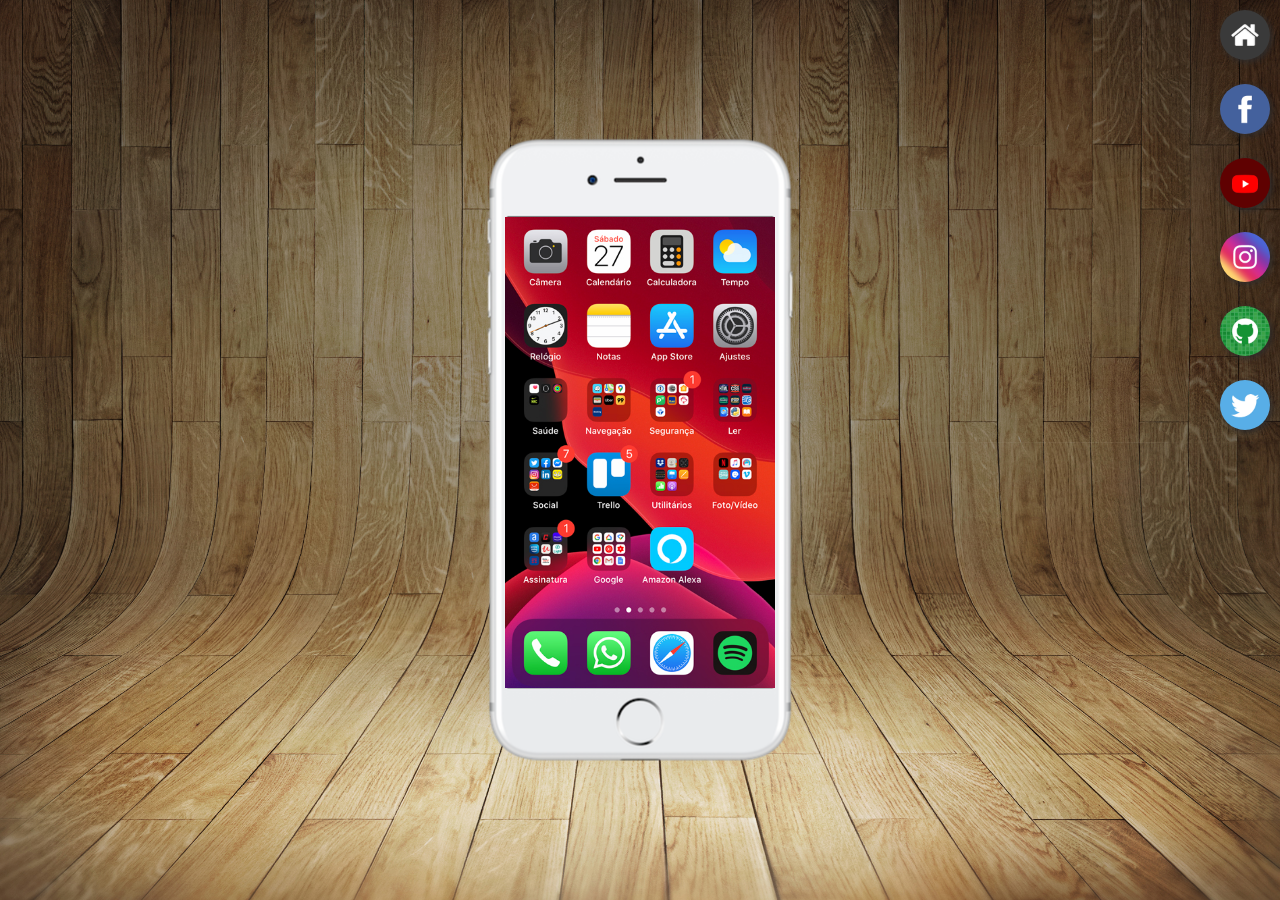
<file: index.html>
<!DOCTYPE html>
<html lang="en">
<head>
    <meta charset="UTF-8">
    <meta http-equiv="X-UA-Compatible" content="IE=edge">
    <meta name="viewport" content="width=device-width, initial-scale=1.0">
    <link rel="shortcut icon" href="imagens/favicon.ico" type="image/x-icon">
    <link rel="stylesheet" href="estilo/style.css">
    <title>Projeto rede social</title>
</head>
<body>
   <main>
    <section id="telefone">
        <Iframe src="home.html" name= "tela" id="tela" frameborder="0"
        ></Iframe>
    </section>
    <section id="rede-social">
        <a href="home.html" target="tela"><img src="imagens/logo-home.jpg" alt=""></a><br>
        <a href="facebook.html" target="tela"><img src="imagens/logo-facebook.jpg" alt=""></a><br>
        <a href="youtube.html" target="tela"><img src="imagens/logo-youtube.jpg" alt=""></a><br>
        <a href="instagra.html" target="tela"><img src="imagens/logo-instagram.jpg" alt=""></a><br>
        <a href="github.html" target="tela"><img src="imagens/logo-github.jpg" alt=""></a><br>
        <a href="twiter.html" target="tela"><img src="imagens/logo-twitter.jpg" alt=""></a><br>
        
    </section>
   </main>
</body>
</html>
</file>
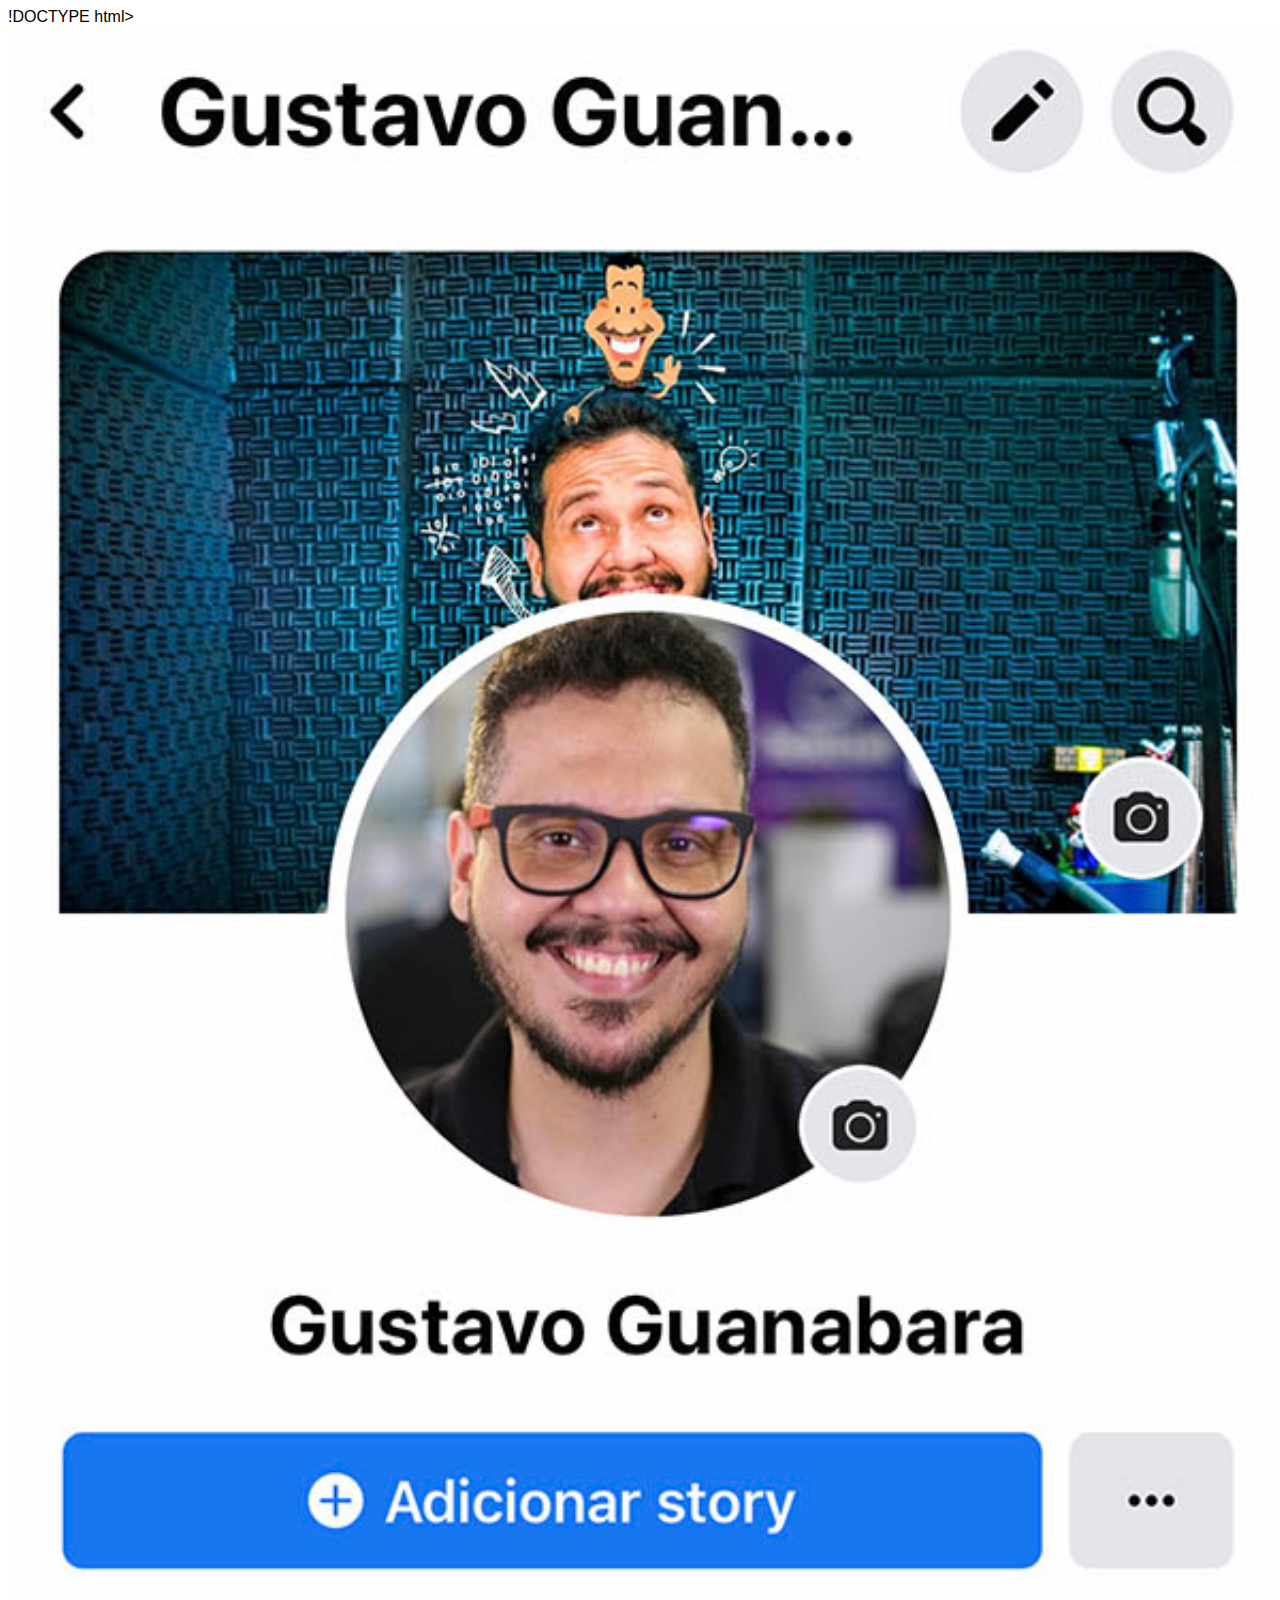
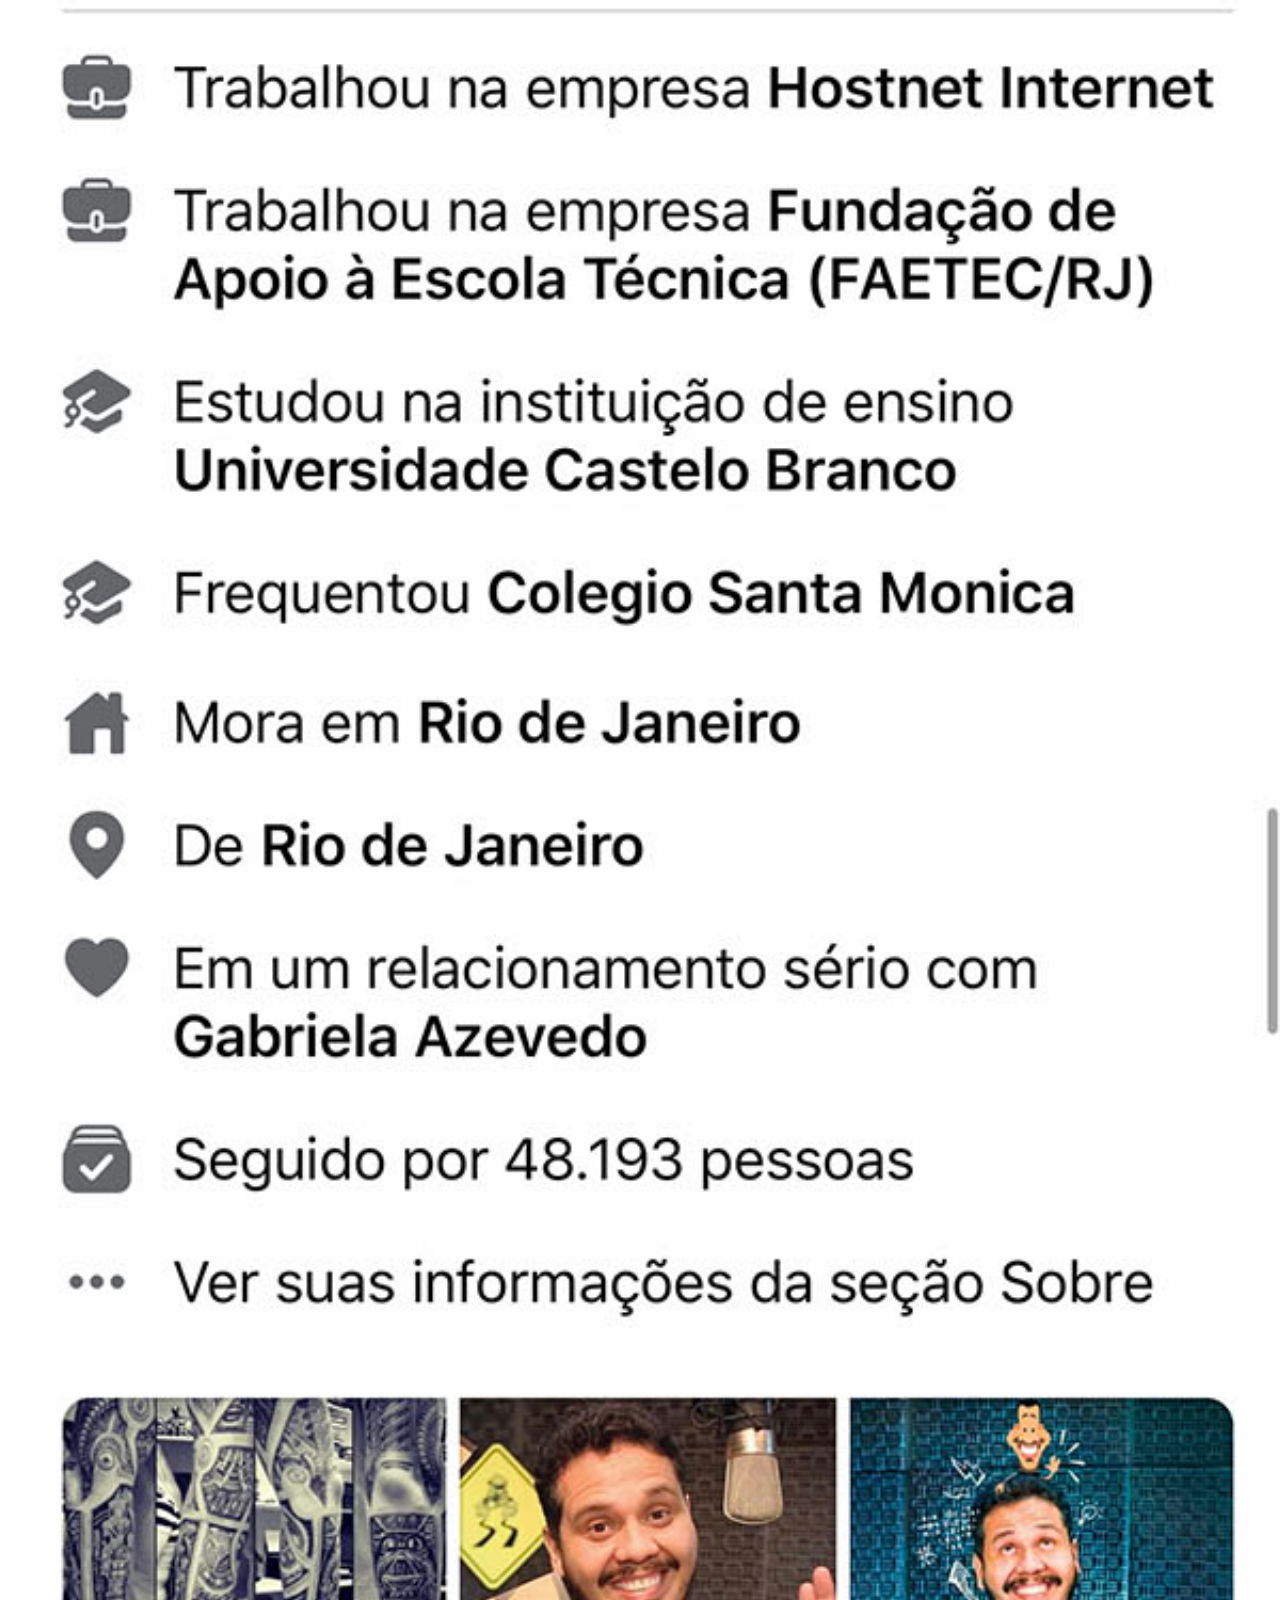
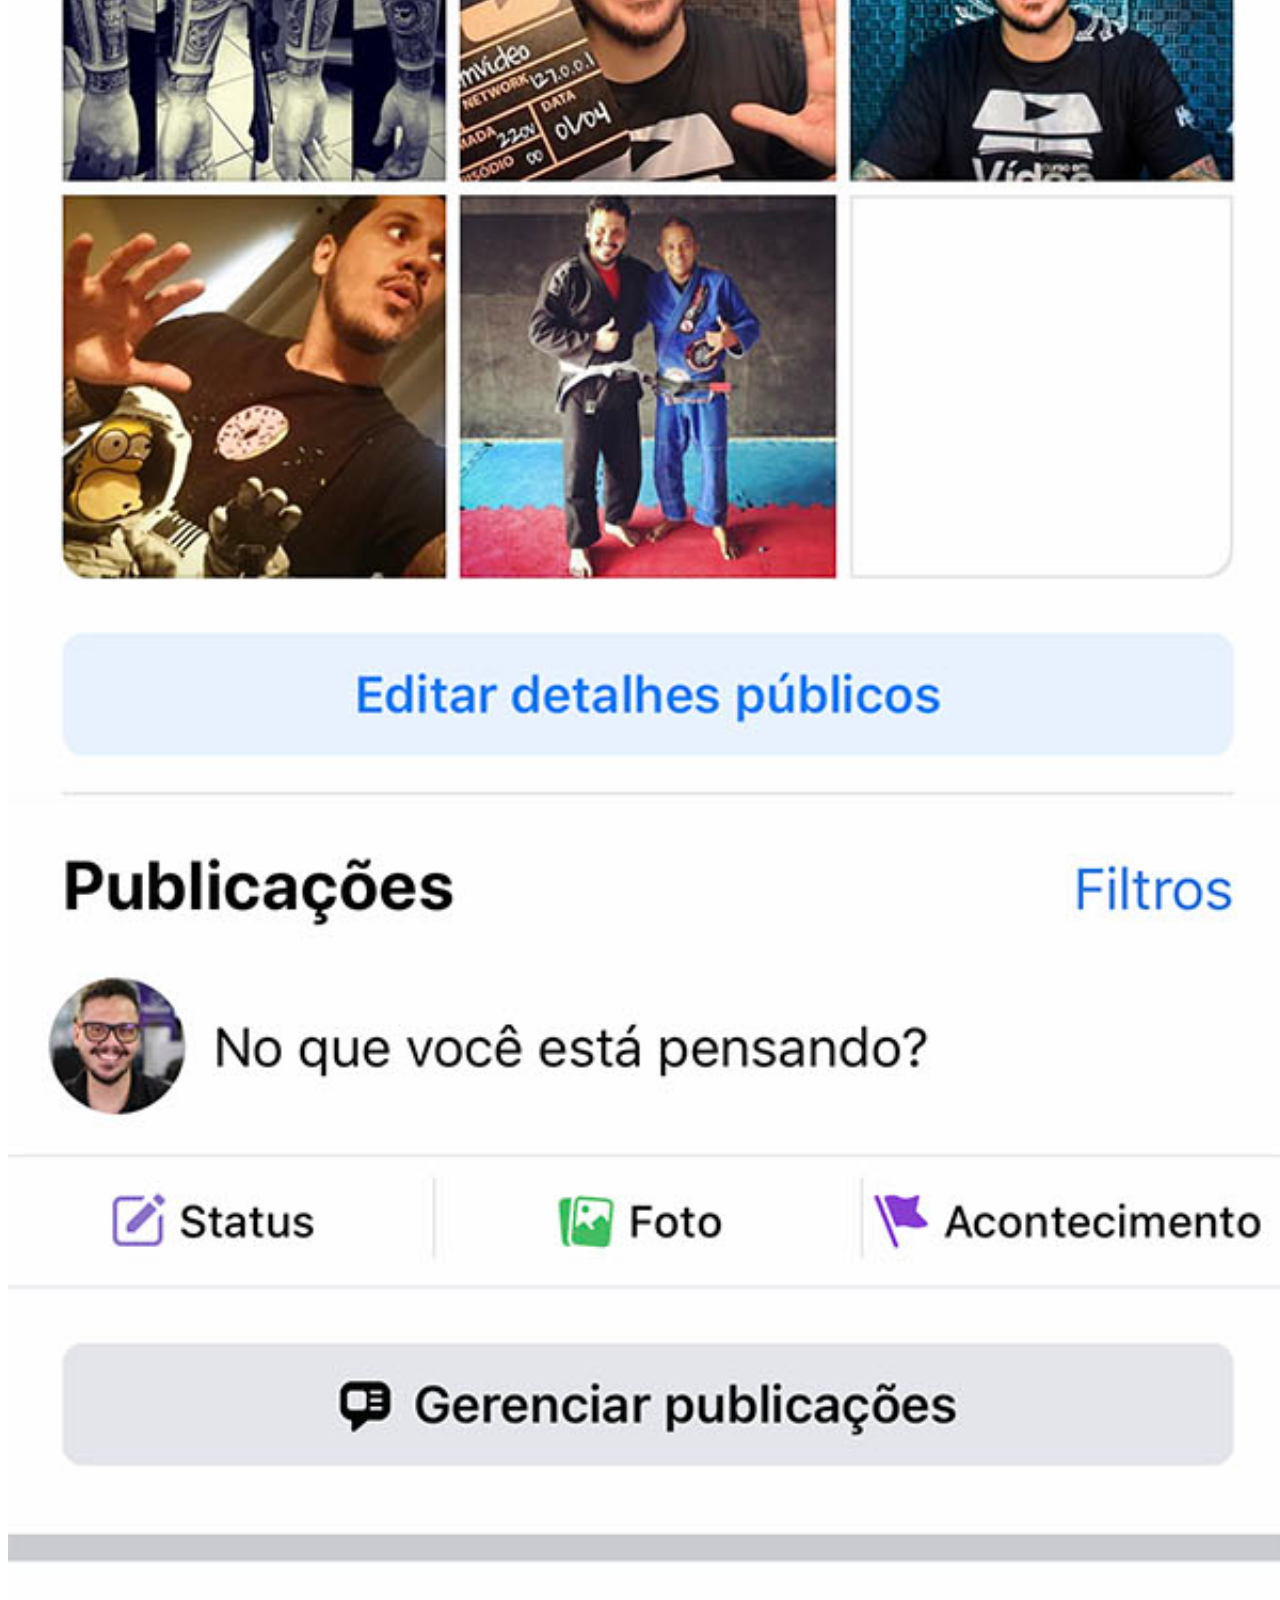
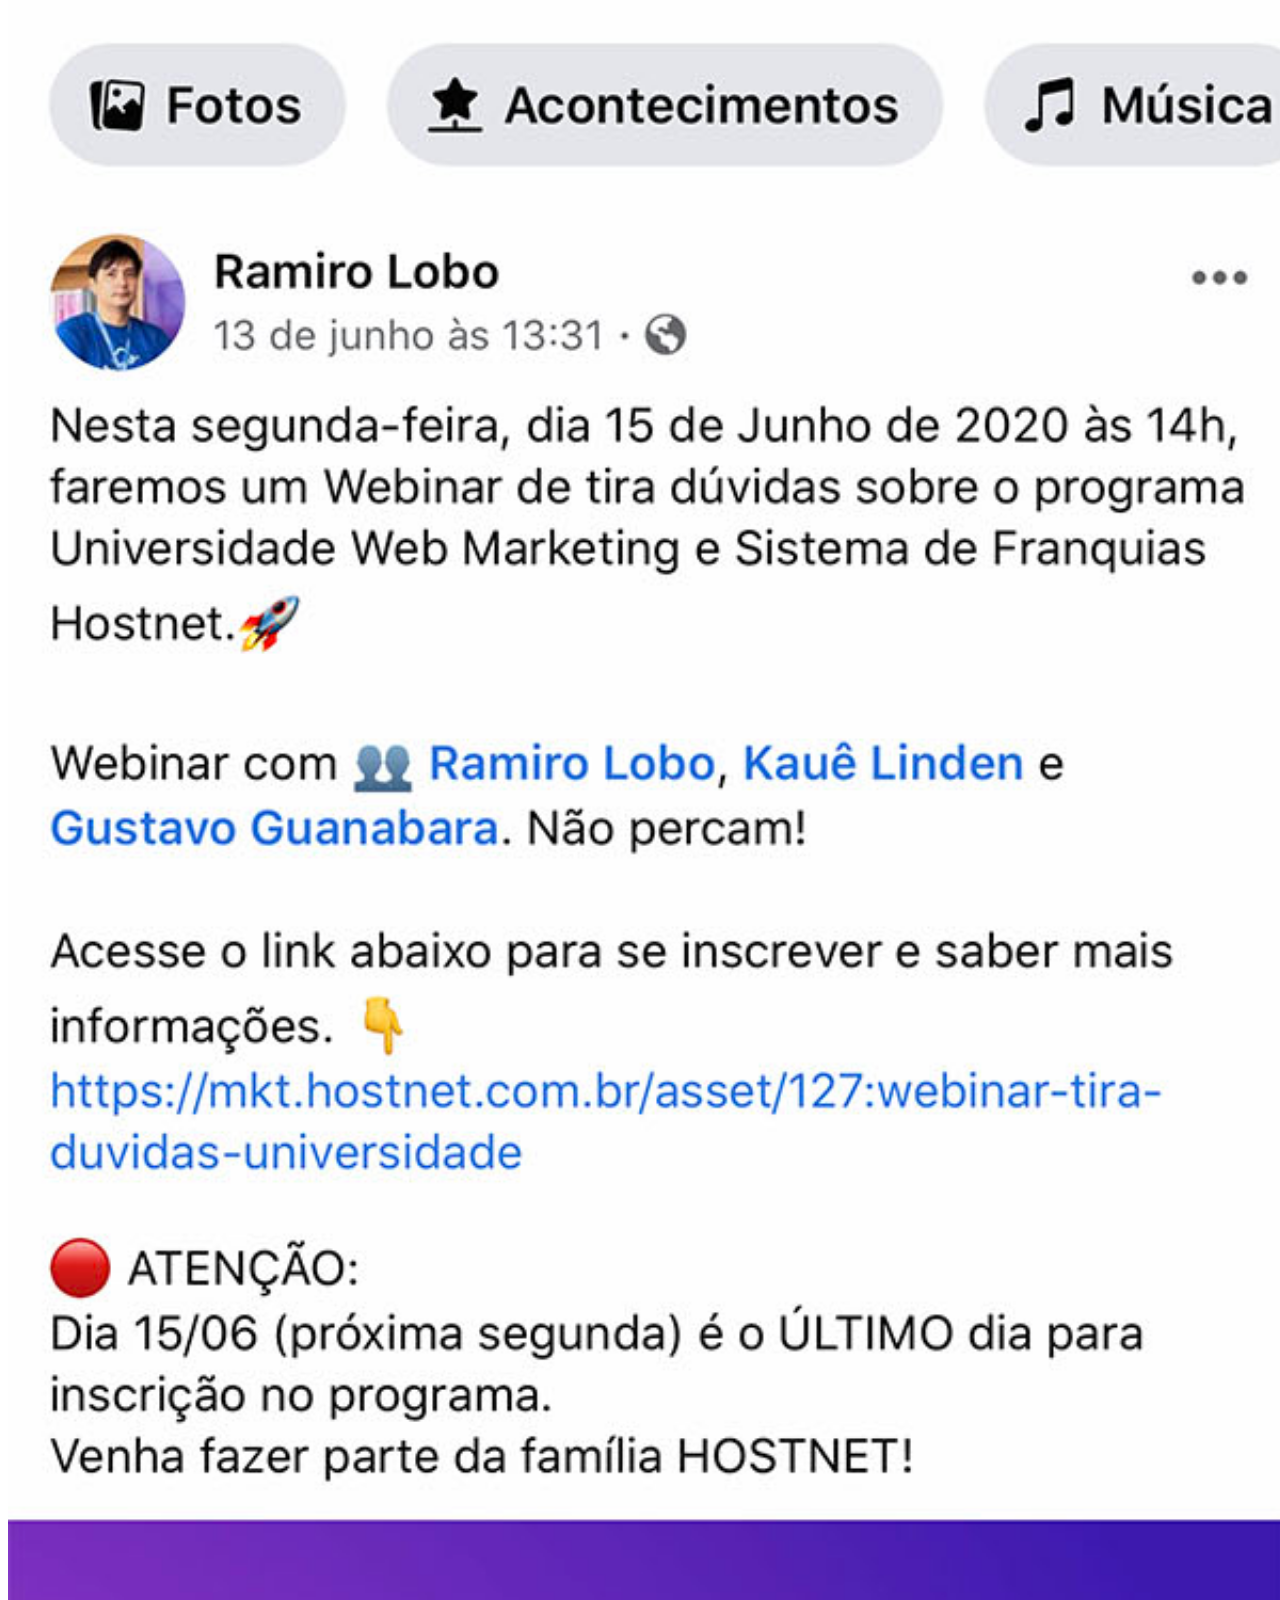
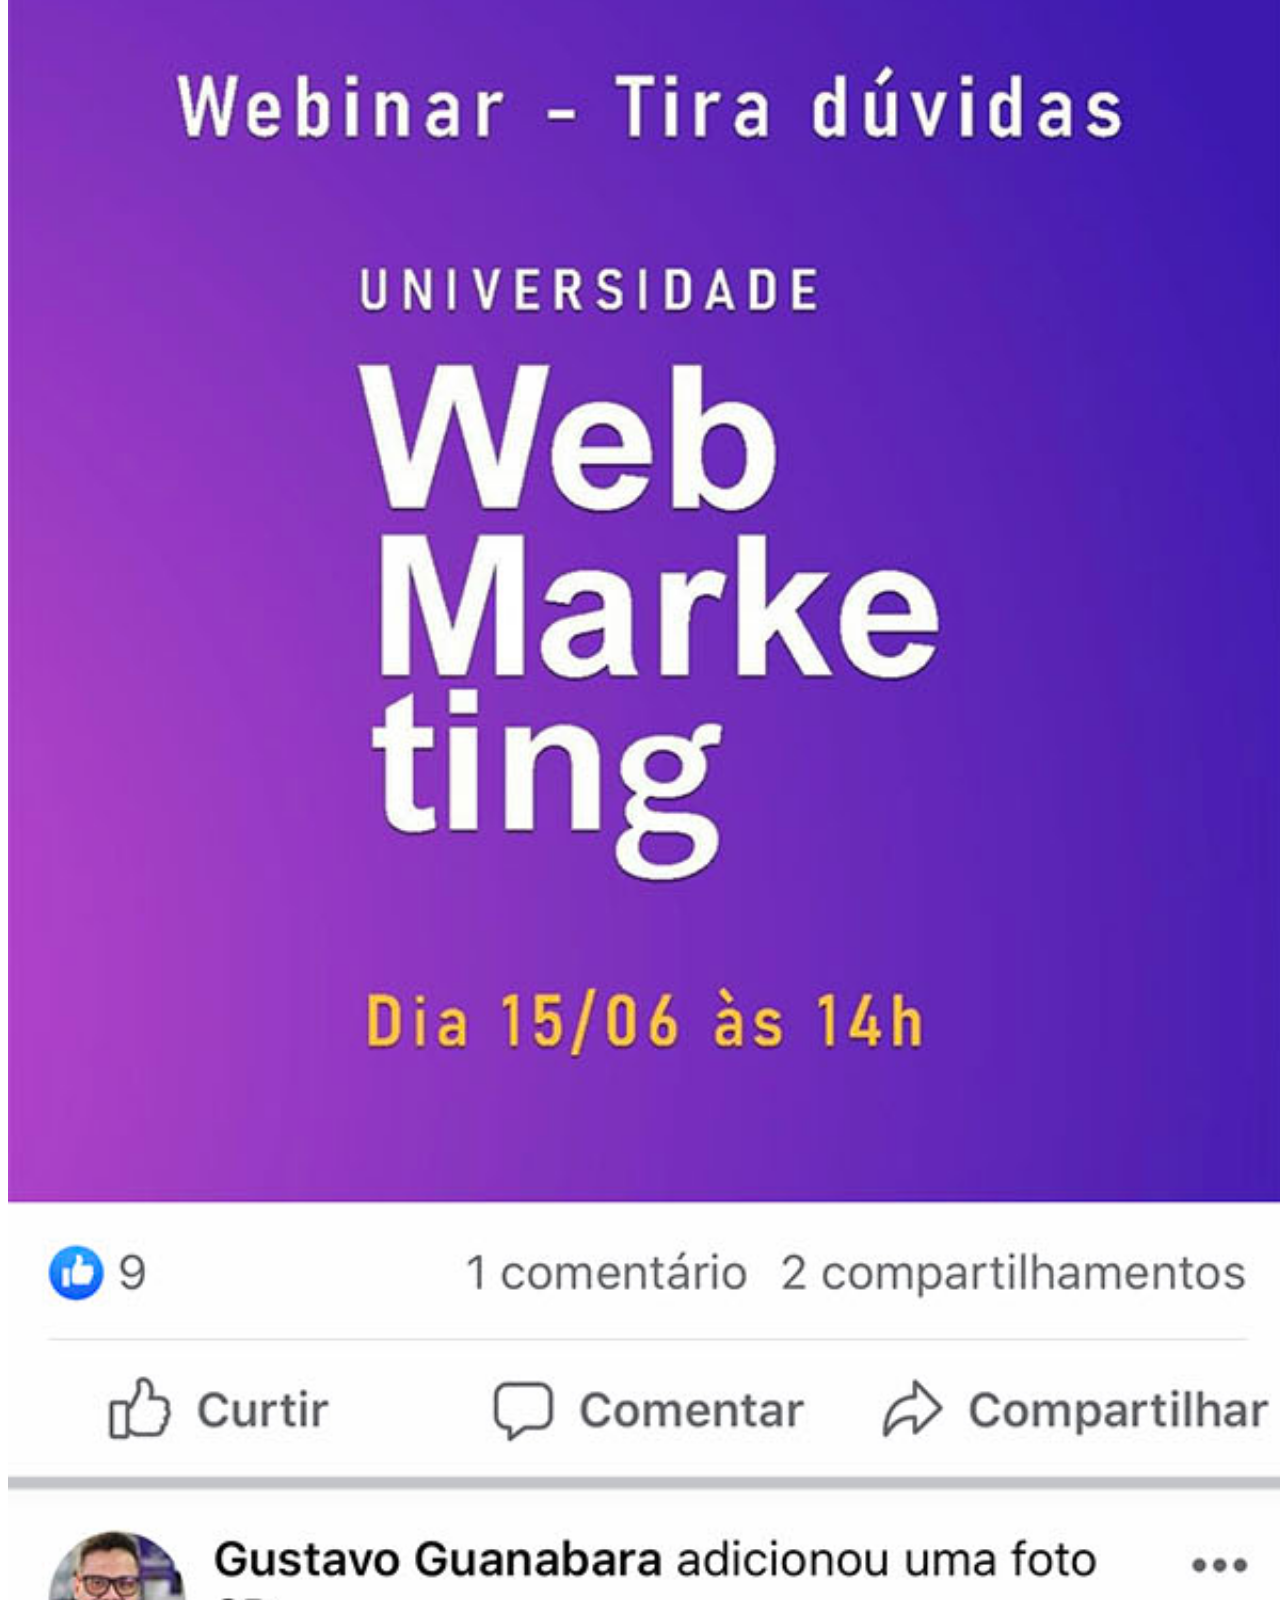
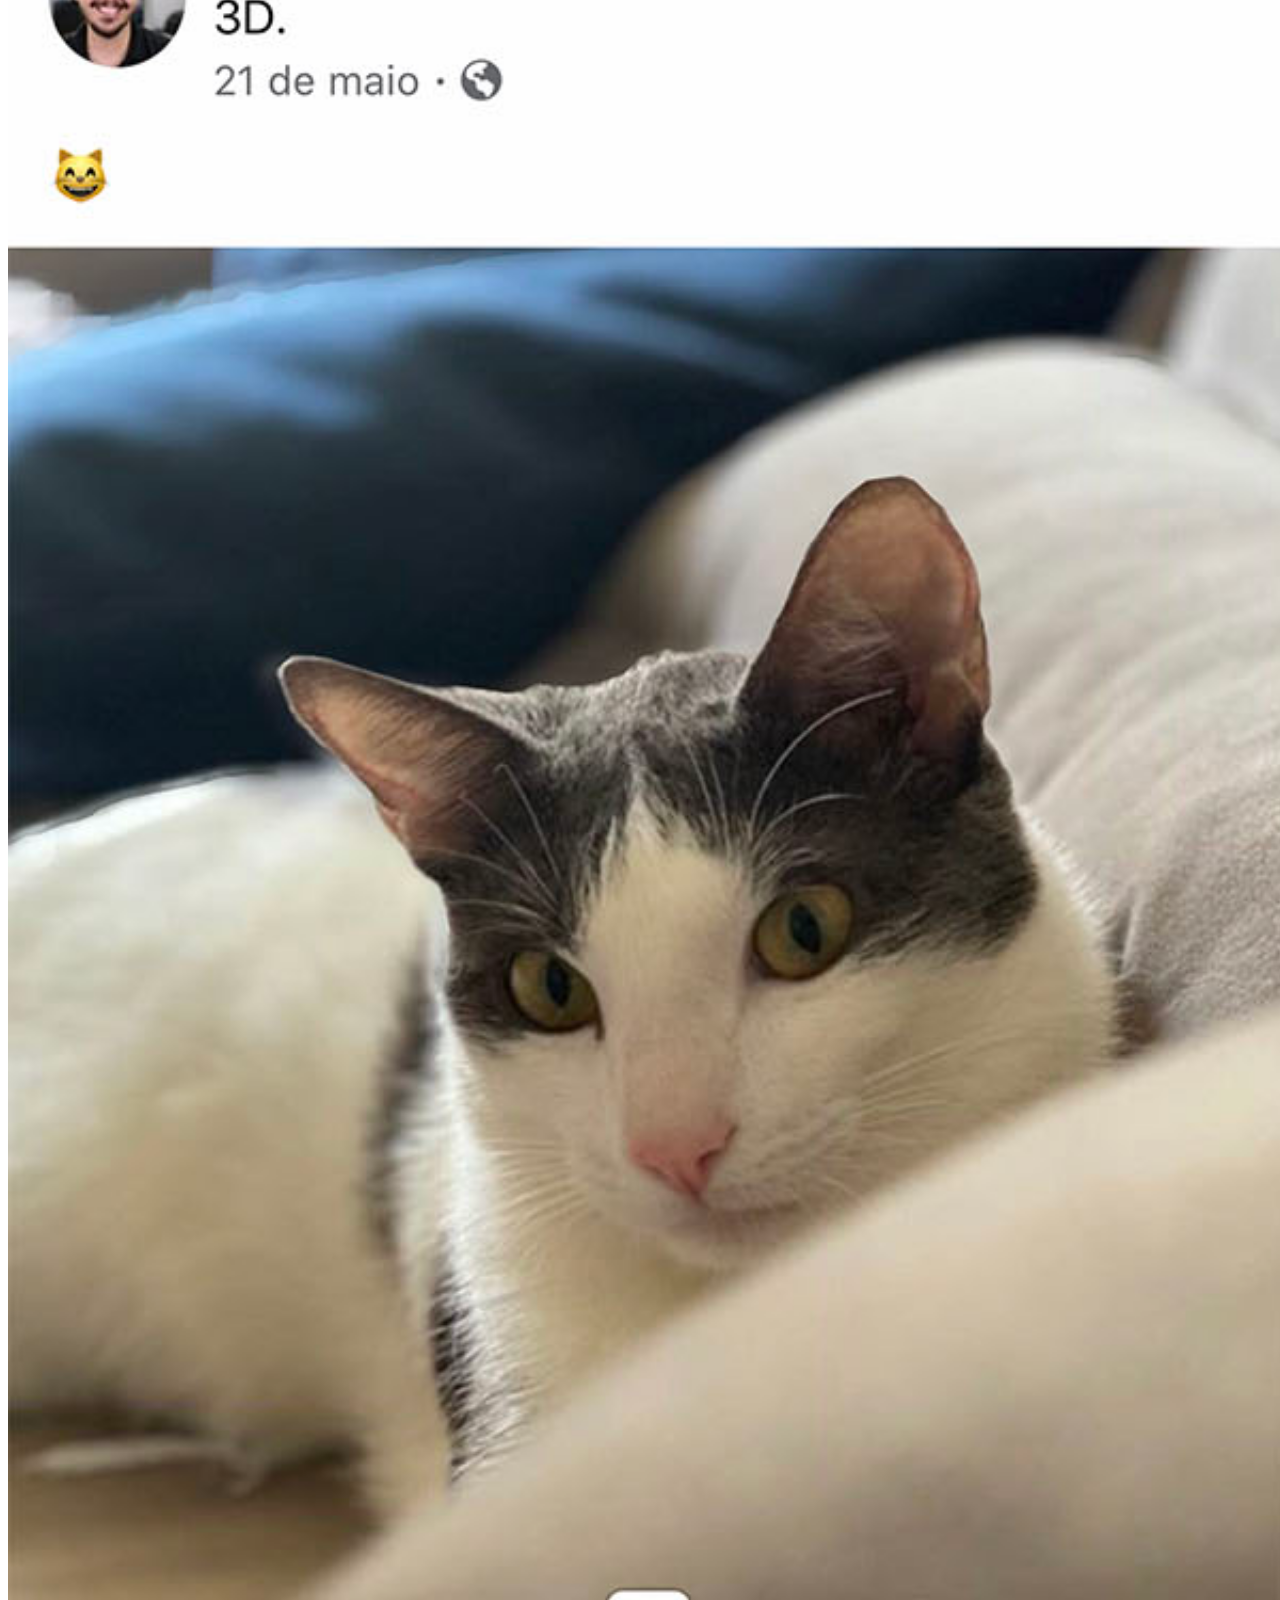
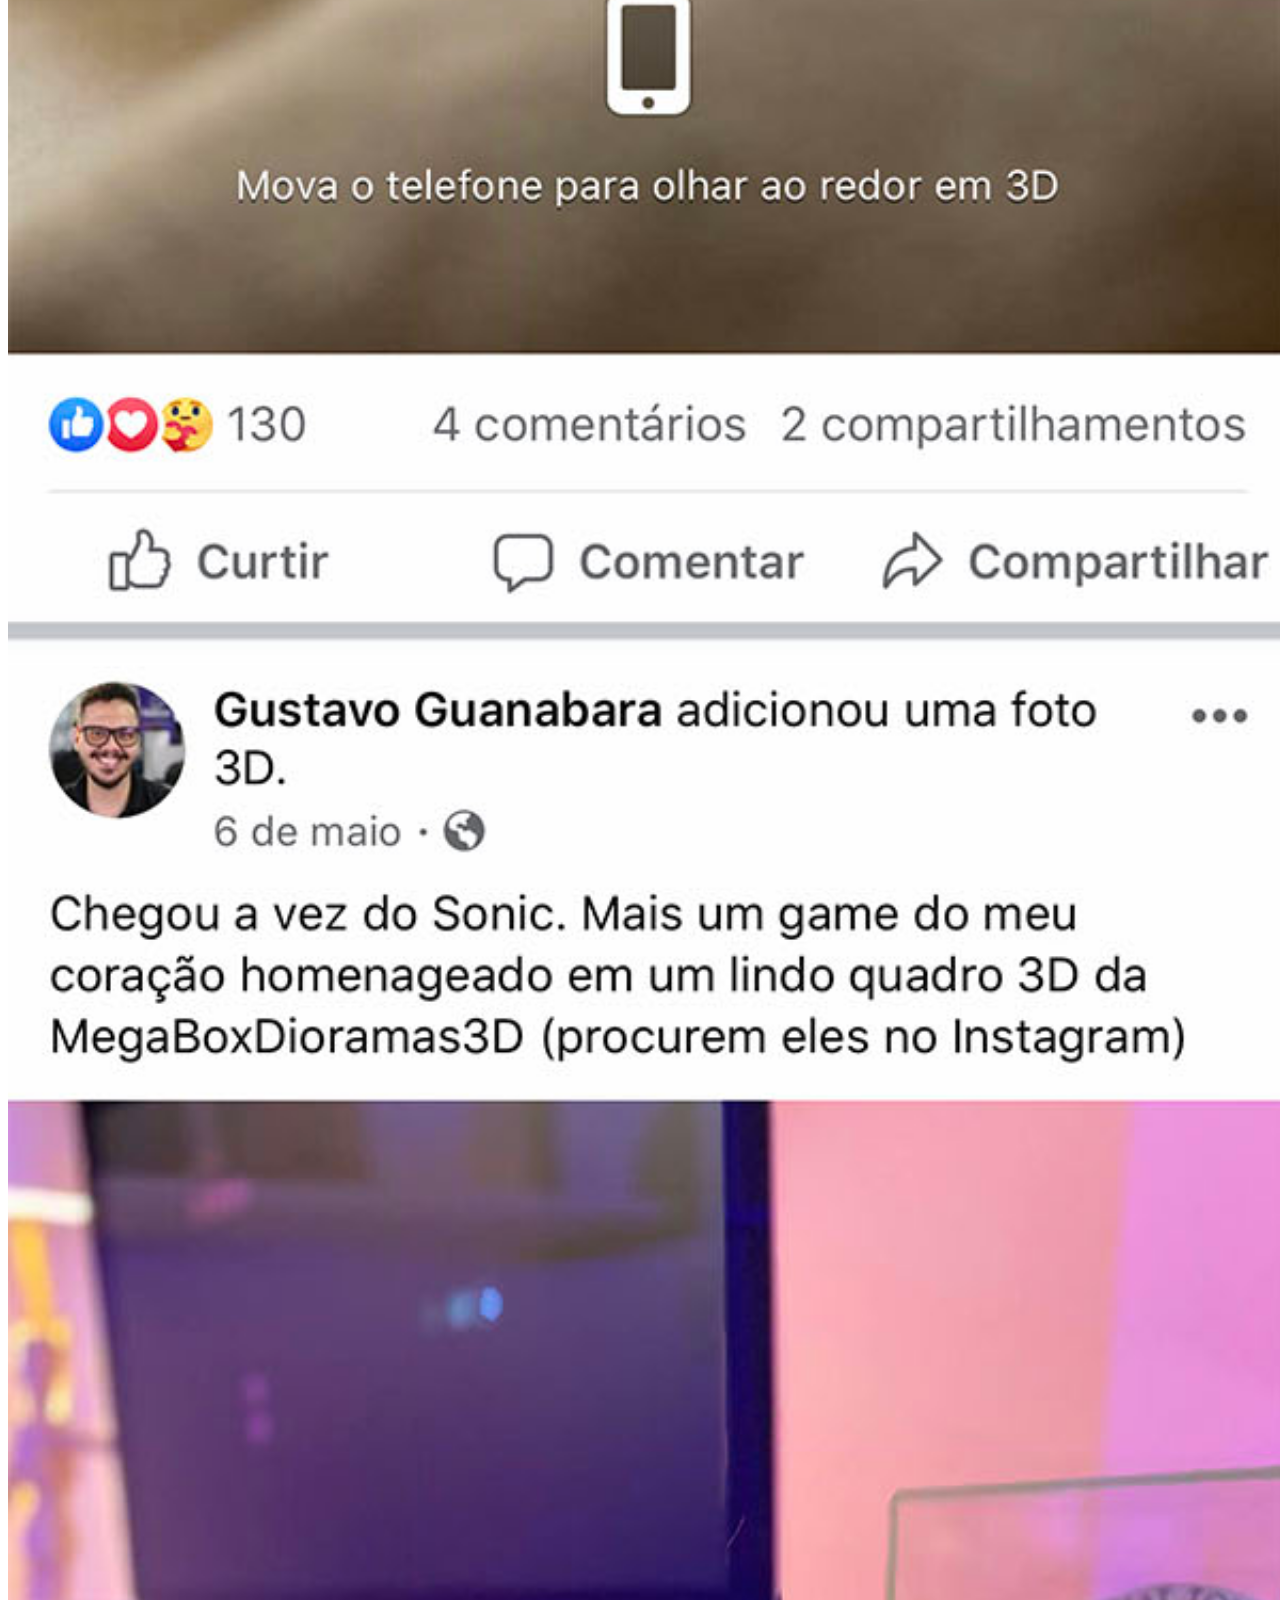
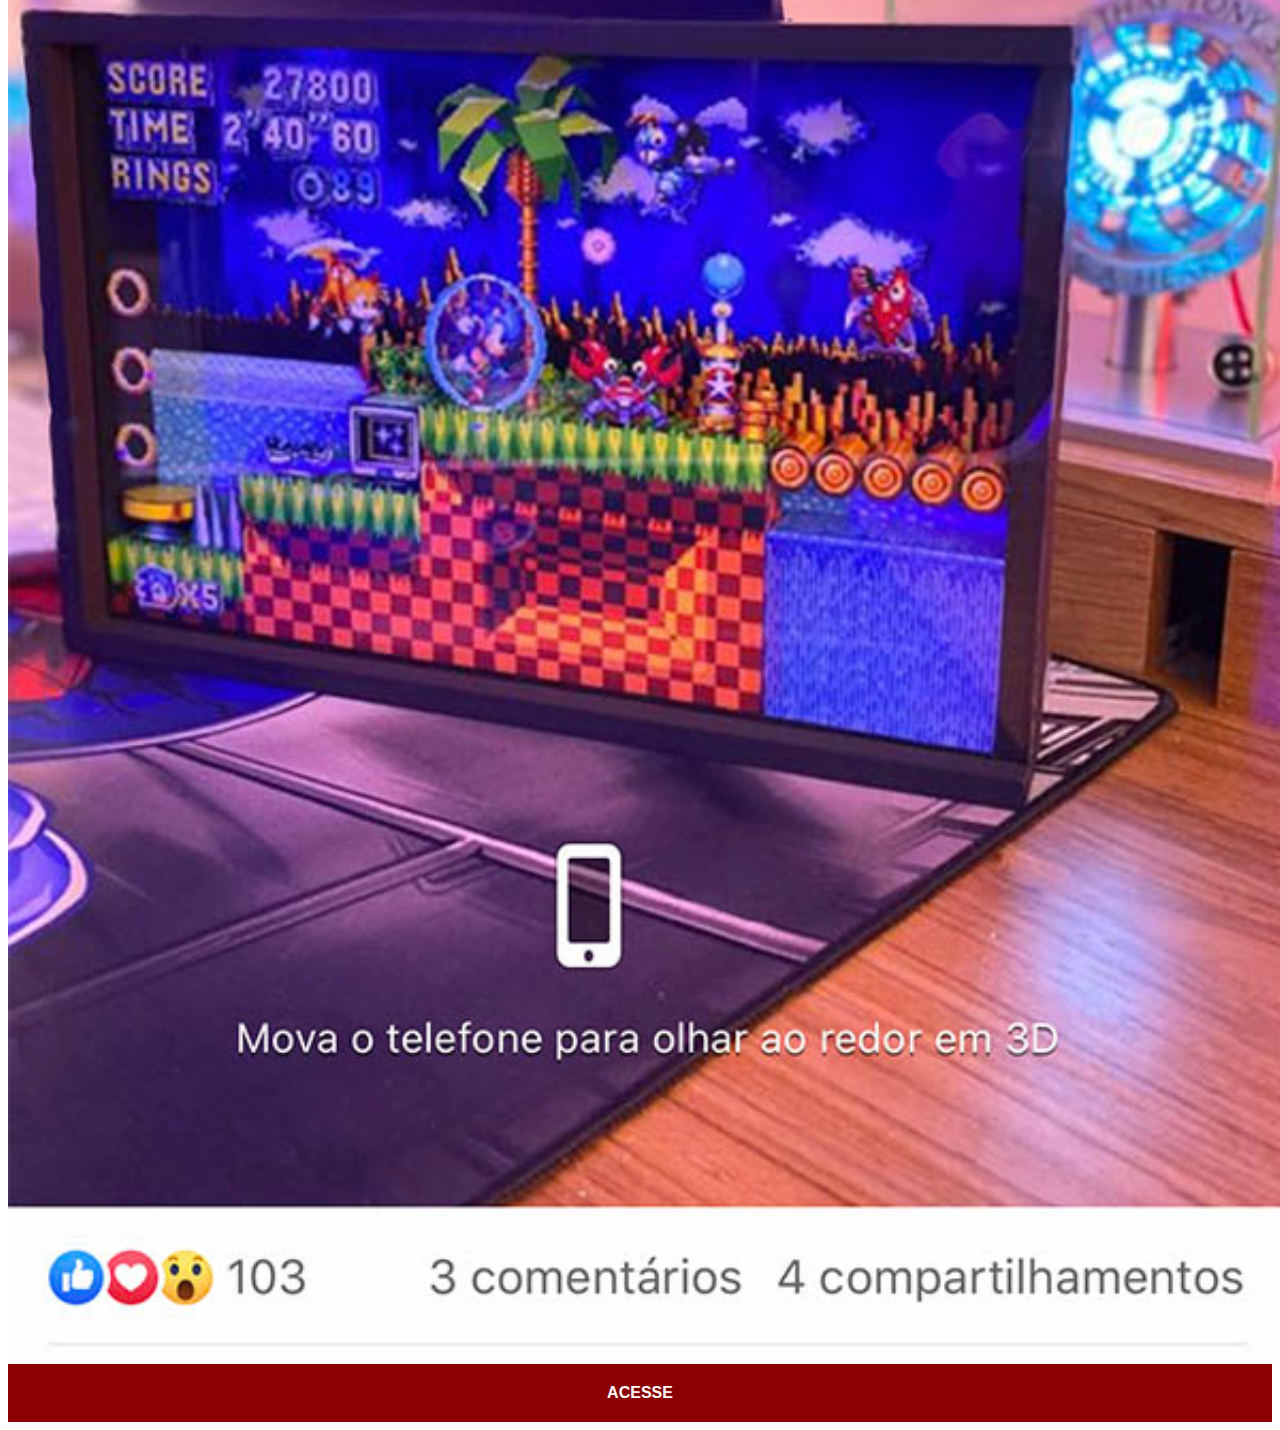
<file: facebook.html>
!DOCTYPE html>
<html lang="en">
<head>
    <meta charset="UTF-8">
    <meta http-equiv="X-UA-Compatible" content="IE=edge">
    <meta name="viewport" content="width=device-width, initial-scale=1.0">
    <link rel="stylesheet" href="estilo/social.css">
    <title>youtube</title>
   
</head>
<body>
    <img src="imagens/tela-facebook.jpg" alt="youtube">
    <a href=https://www.facebook.com/gustavoguanabara/?locale=pt_BR" target="_blank">ACESSE</a>
</body>
</html>
</file>
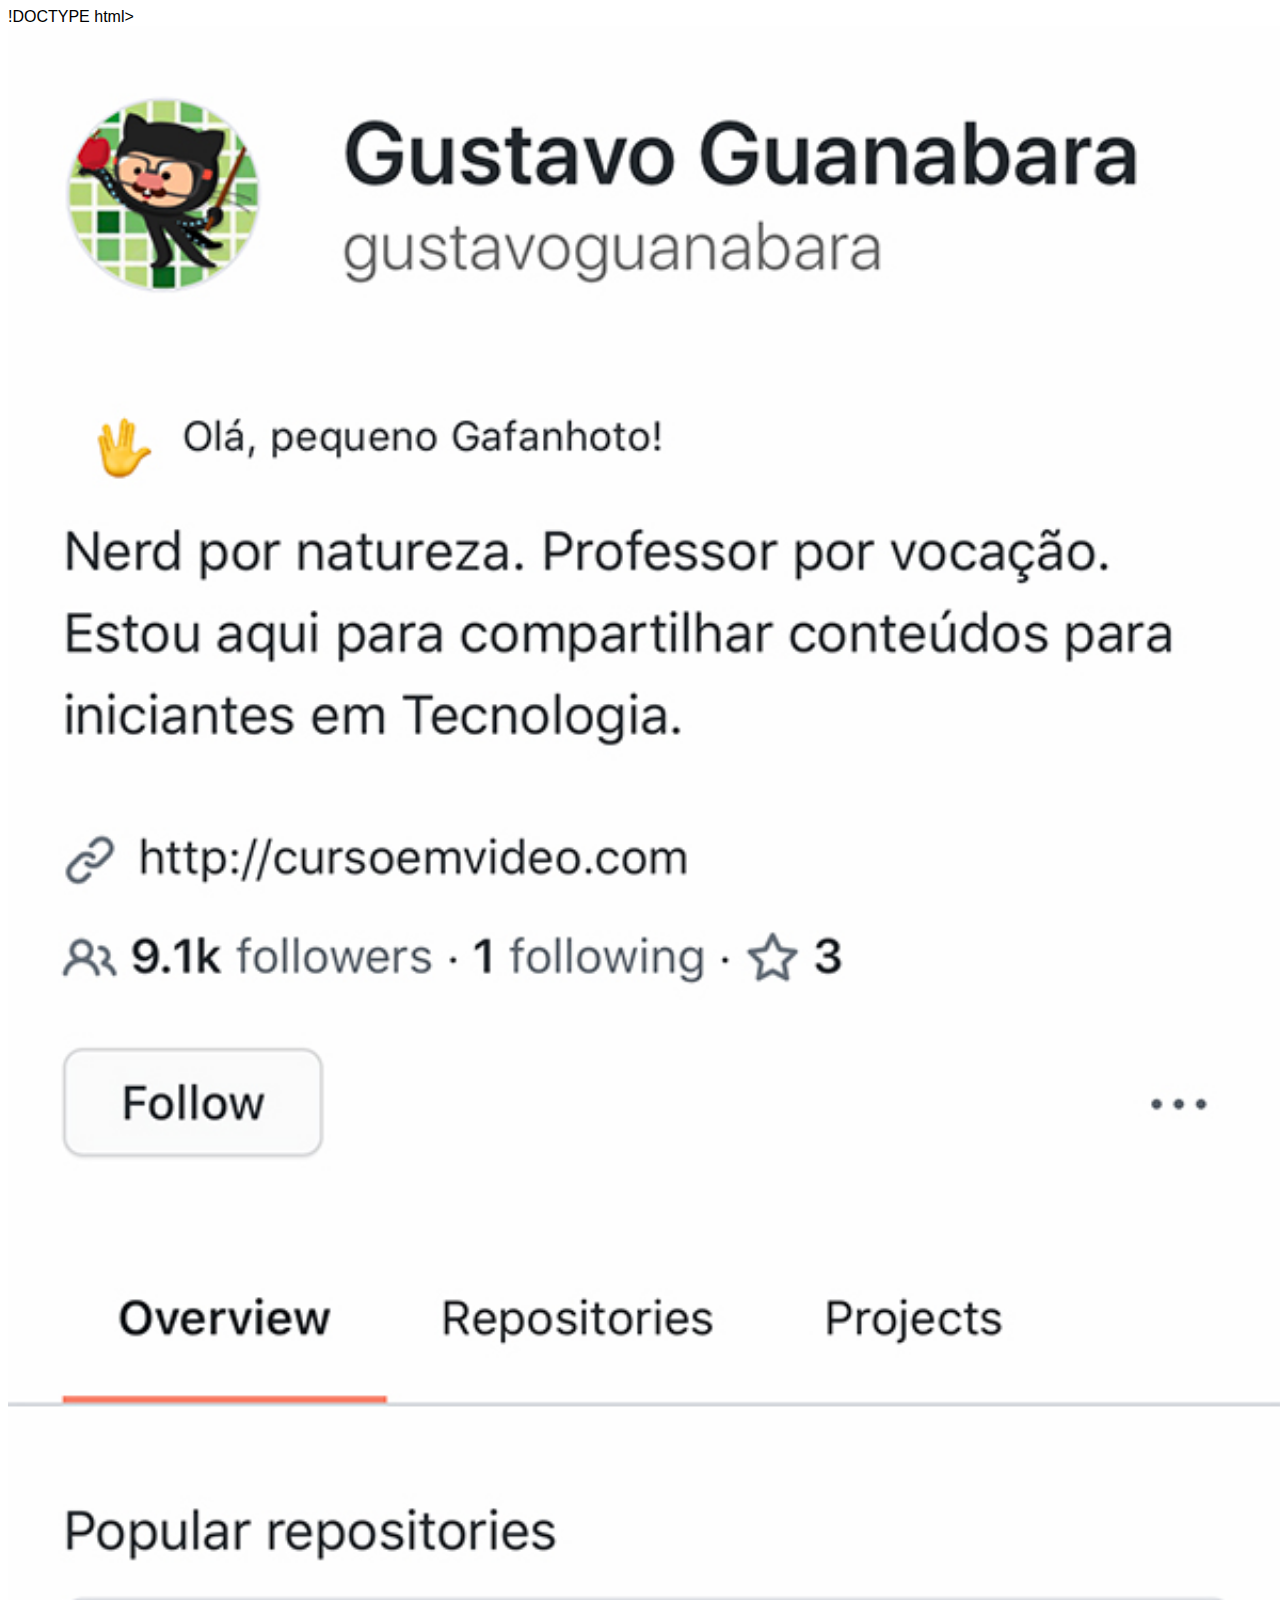
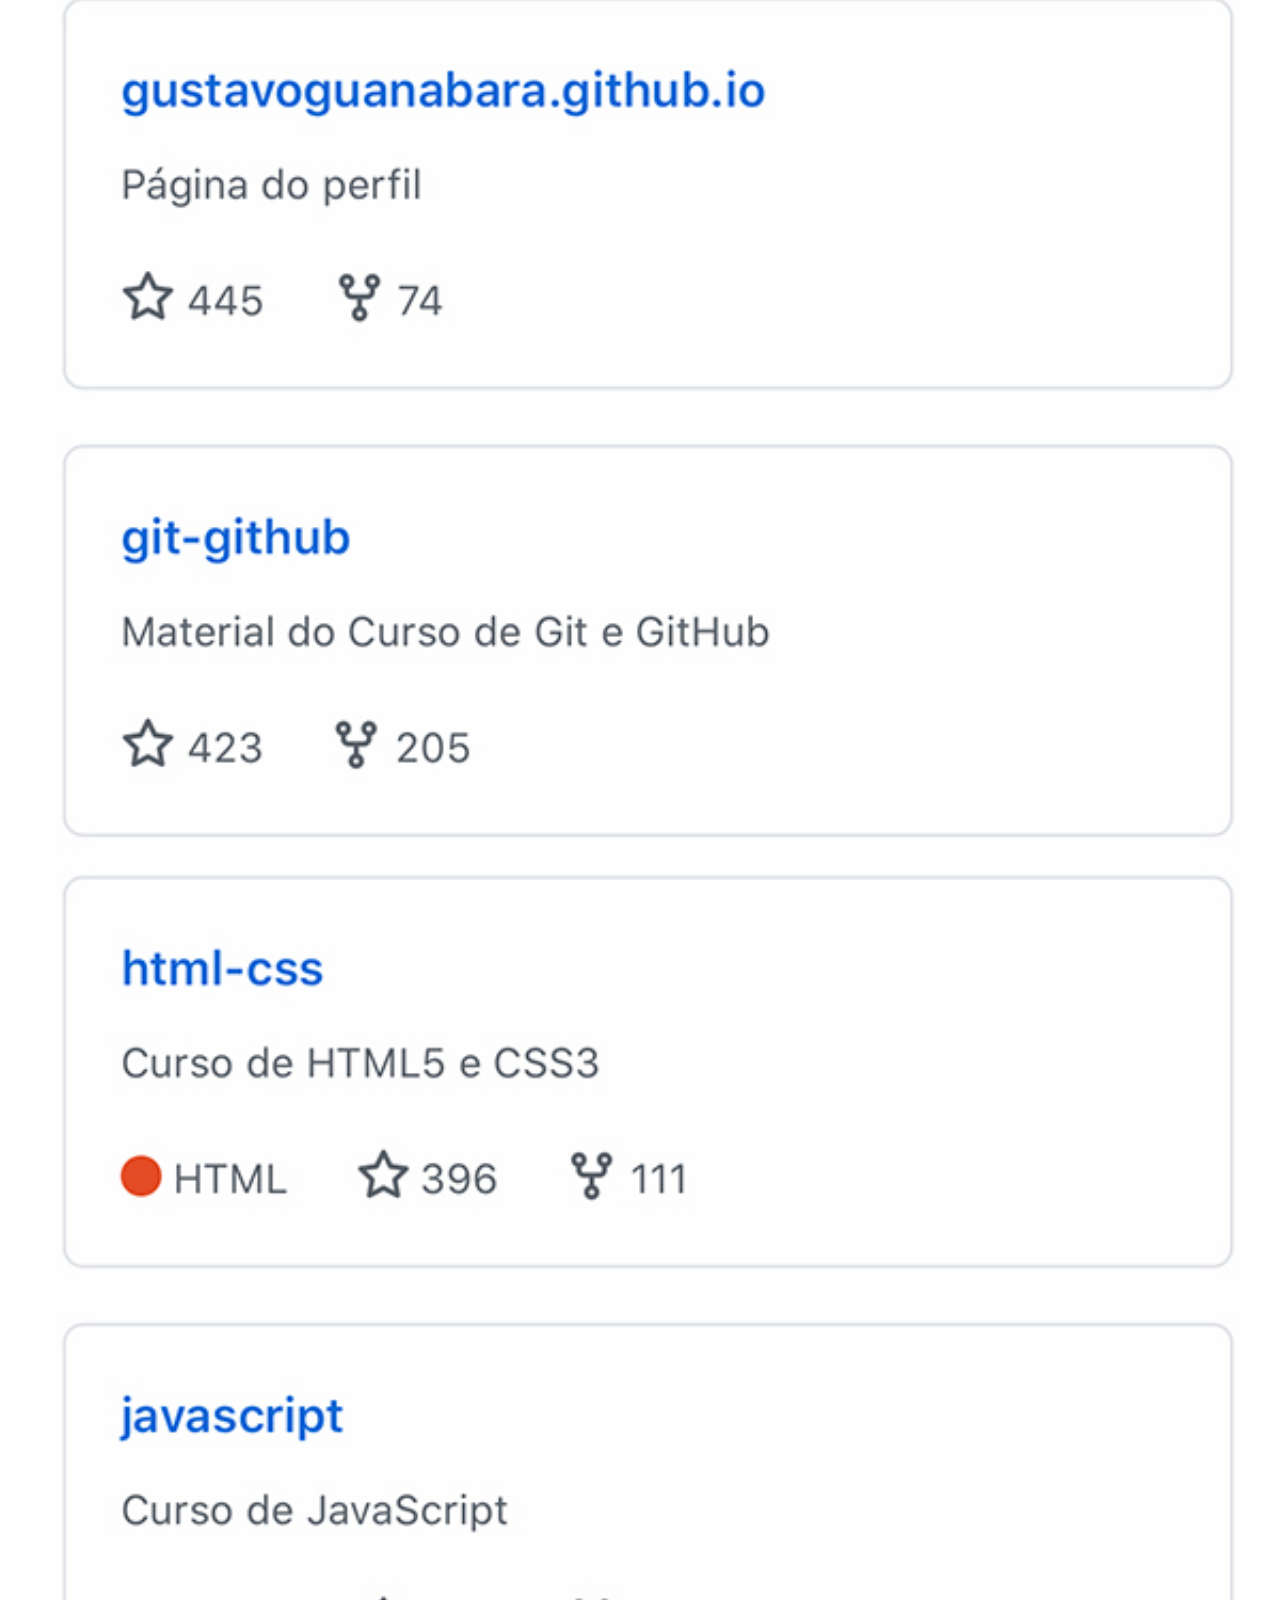
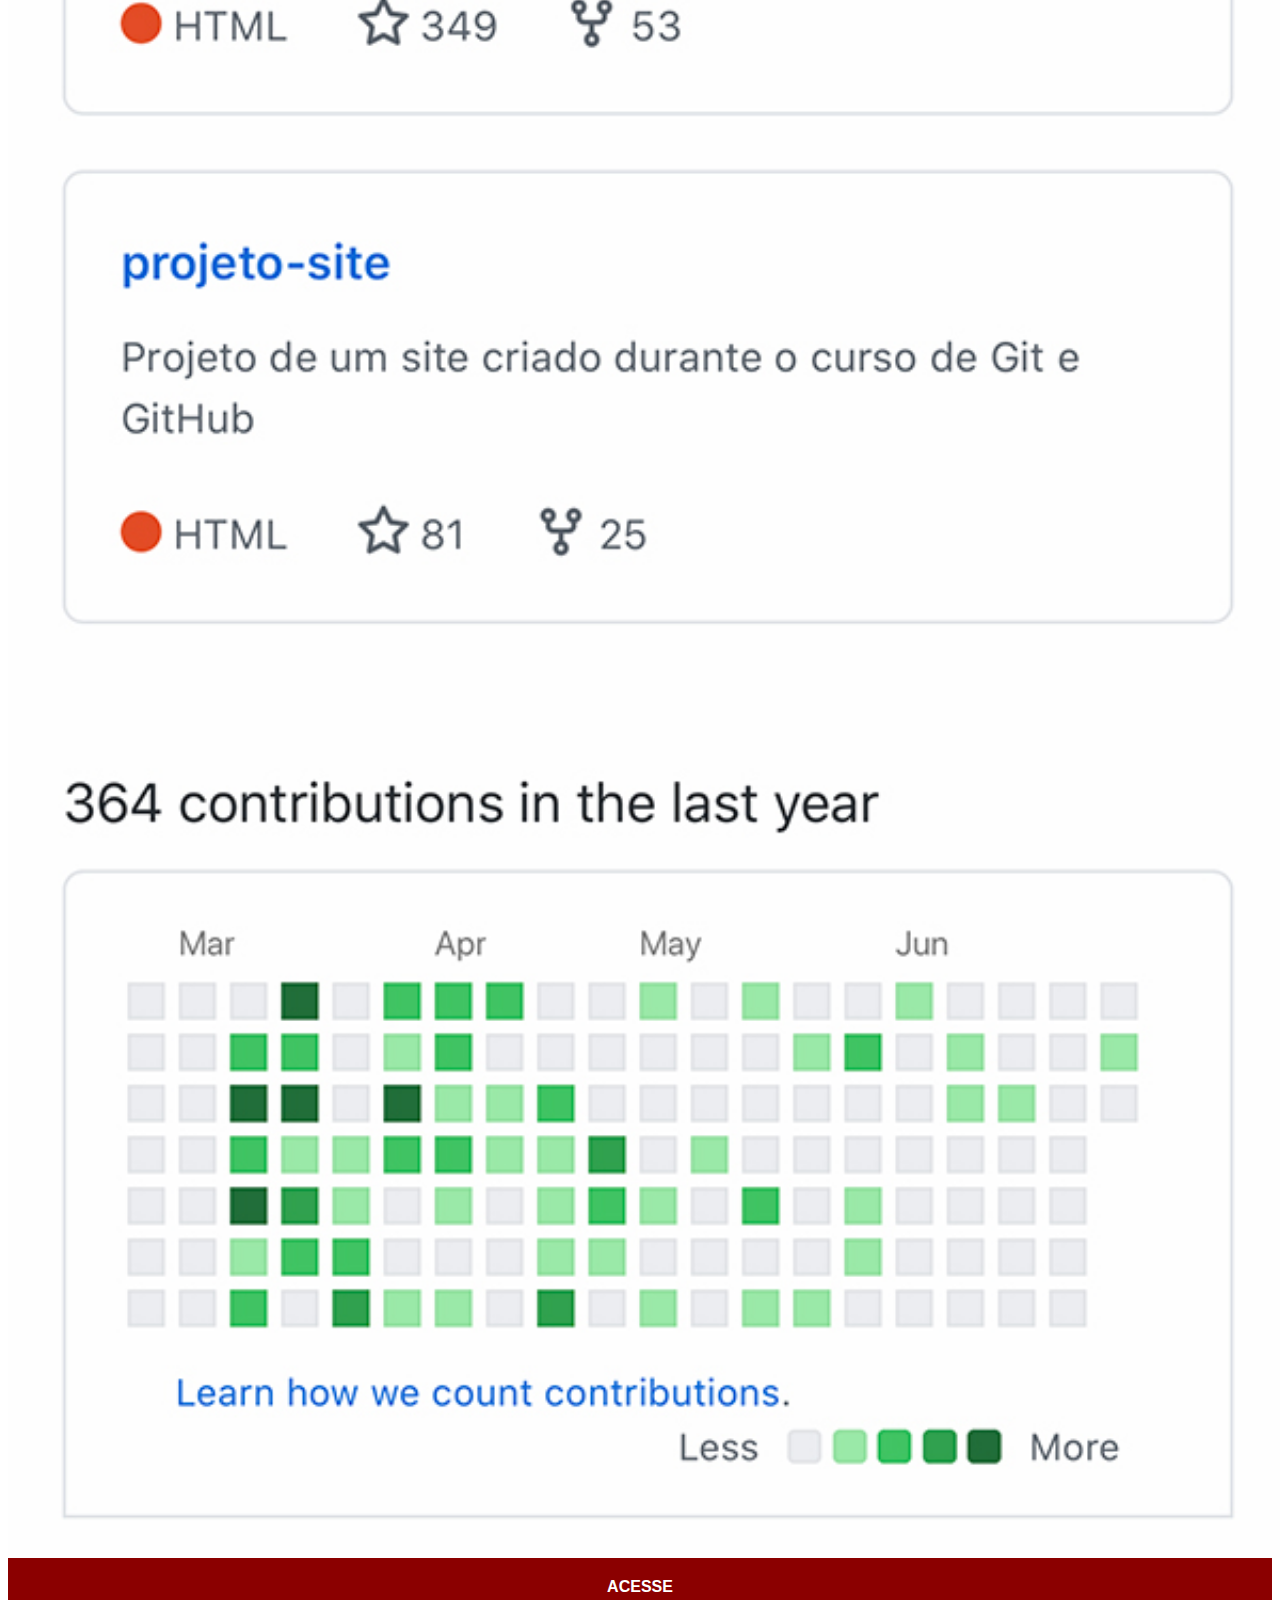
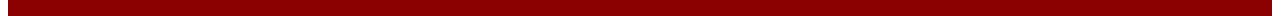
<file: github.html>
!DOCTYPE html>
<html lang="en">
<head>
    <meta charset="UTF-8">
    <meta http-equiv="X-UA-Compatible" content="IE=edge">
    <meta name="viewport" content="width=device-width, initial-scale=1.0">
    <link rel="stylesheet" href="estilo/social.css">
    <title>github</title>
   
</head>
<body>
    <img src="imagens/tela-github.jpg" alt="github">
    <a href="https://github.com/gustavoguanabara" target="_blank">ACESSE</a>
</body>
</html>
</file>
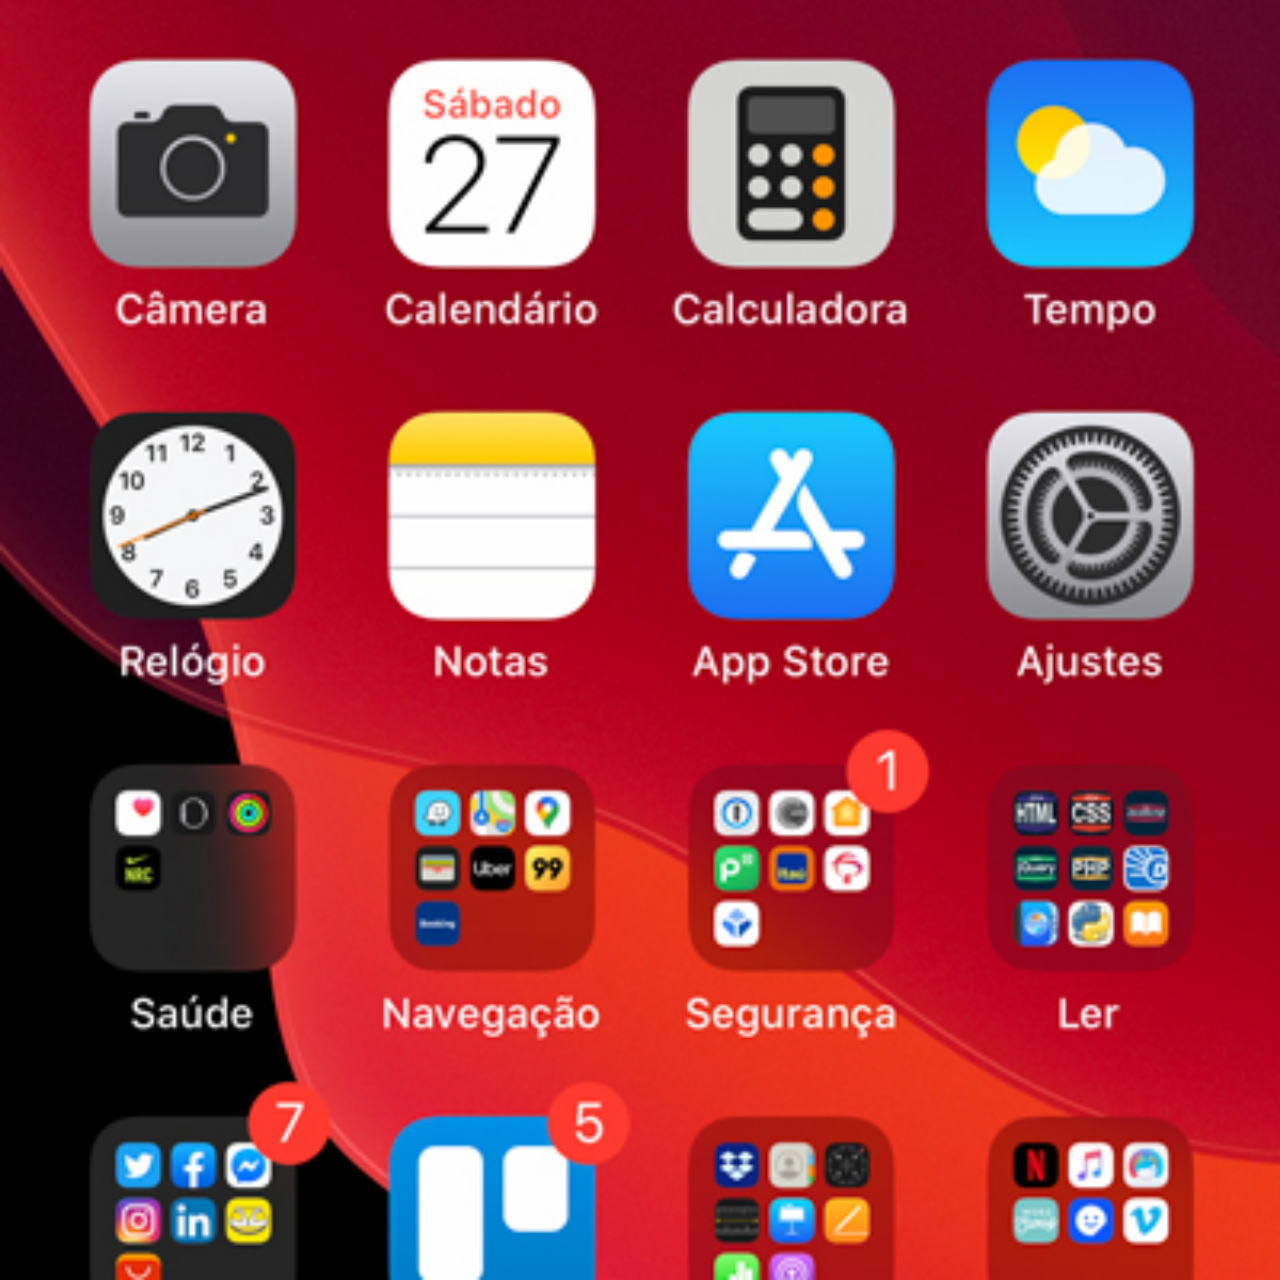
<file: home.html>
<!DOCTYPE html>
<html lang="pt-br">
<head>
    <meta charset="UTF-8">
    <meta http-equiv="X-UA-Compatible" content="IE=edge">
    <meta name="viewport" content="width=device-width, initial-scale=1.0">
    <title>home</title>
</head>
<style>

    *{

        margin: 0px;
        padding: 0px;
    }

    body{

        width: 100vh;
        height: 100vw;
       background: black url('/imagens/tela-home.jpg') 
       no-repeat top center;
       background-size: cover;
    }
</style>
<body>
    
</body>
</html>
</file>
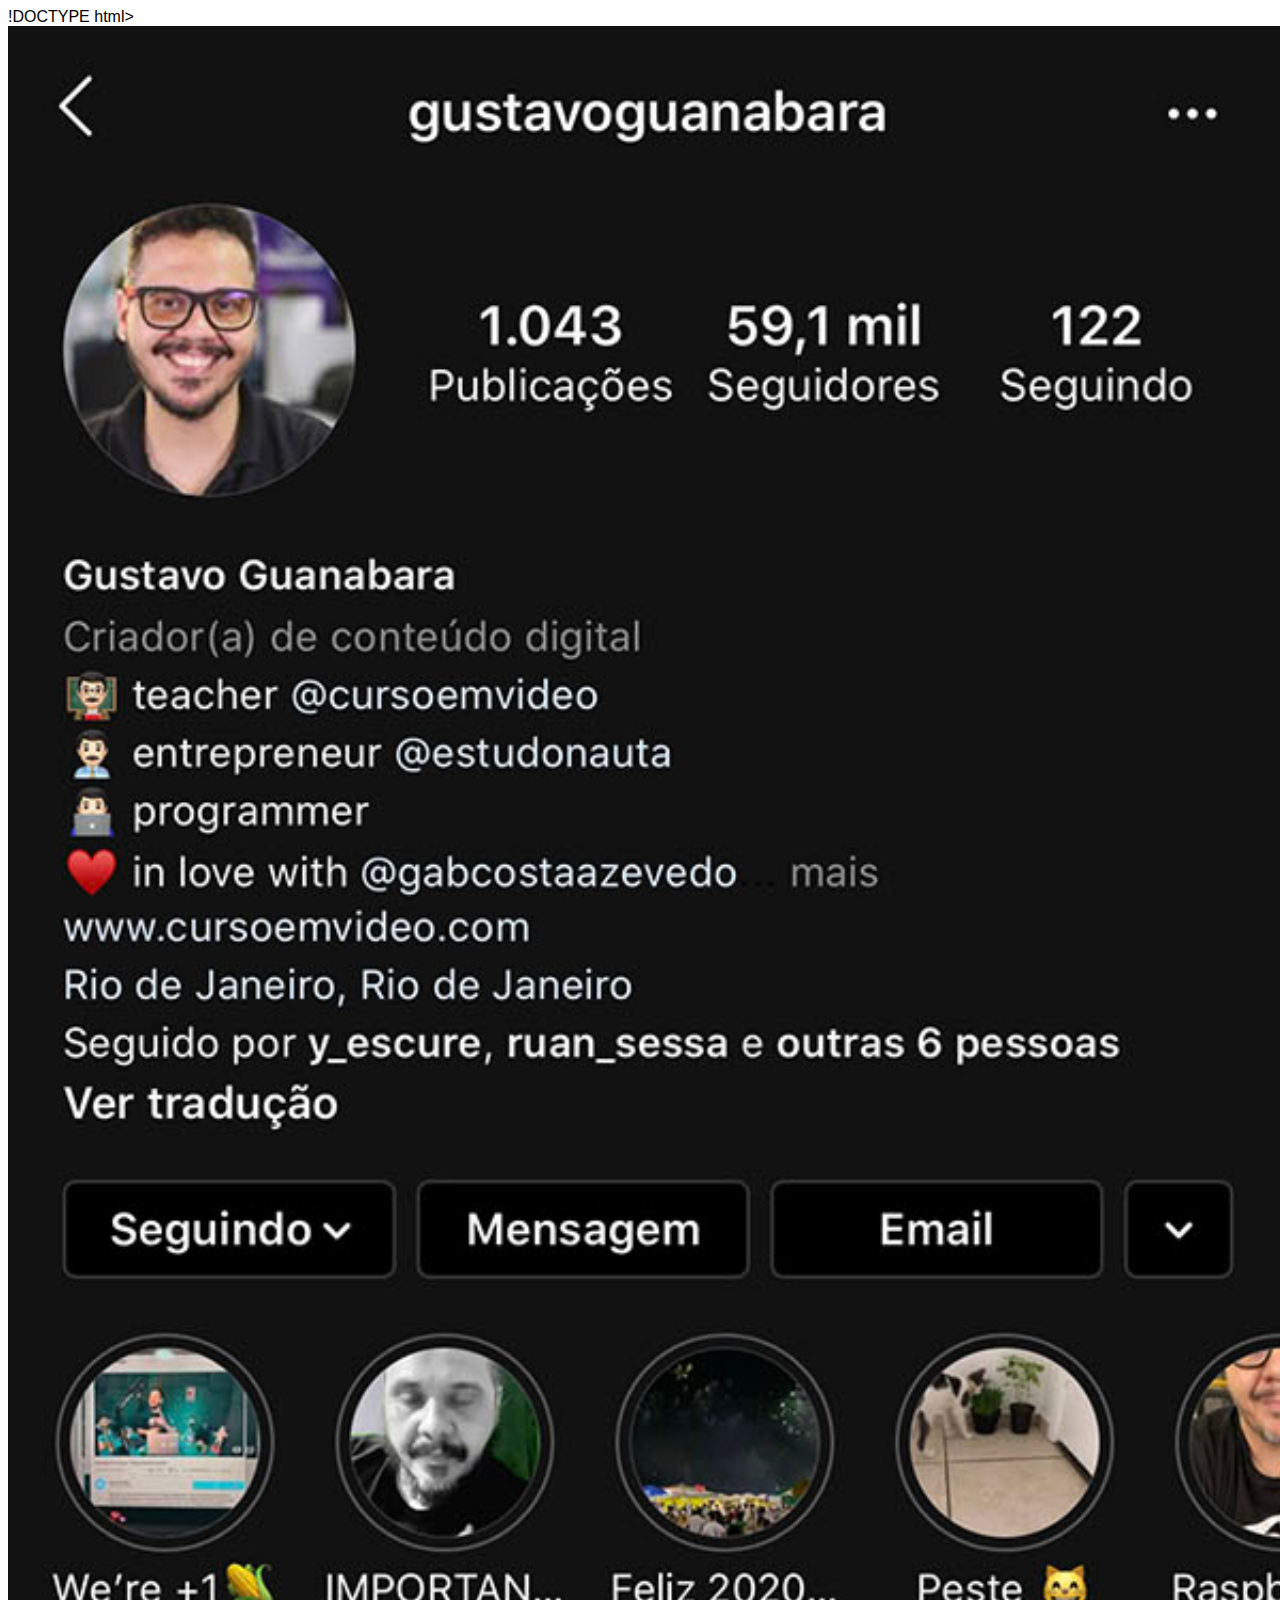
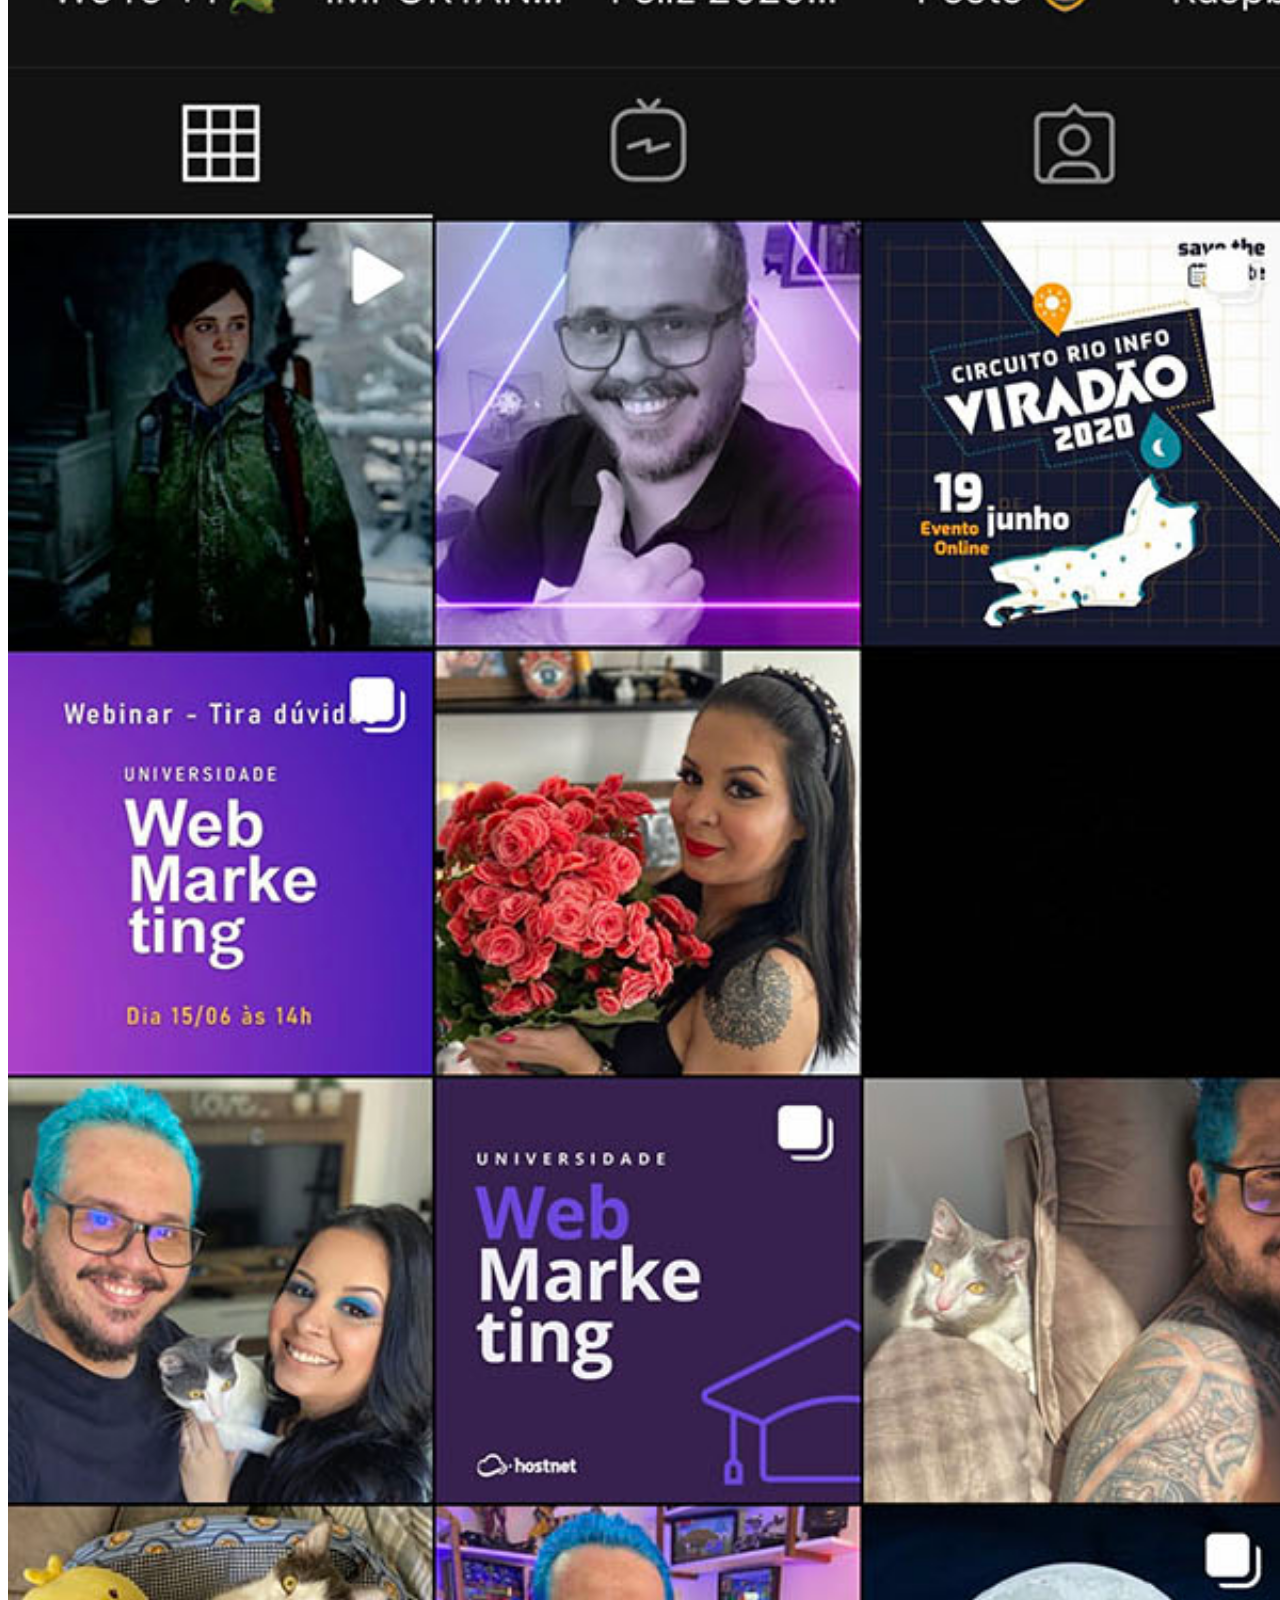
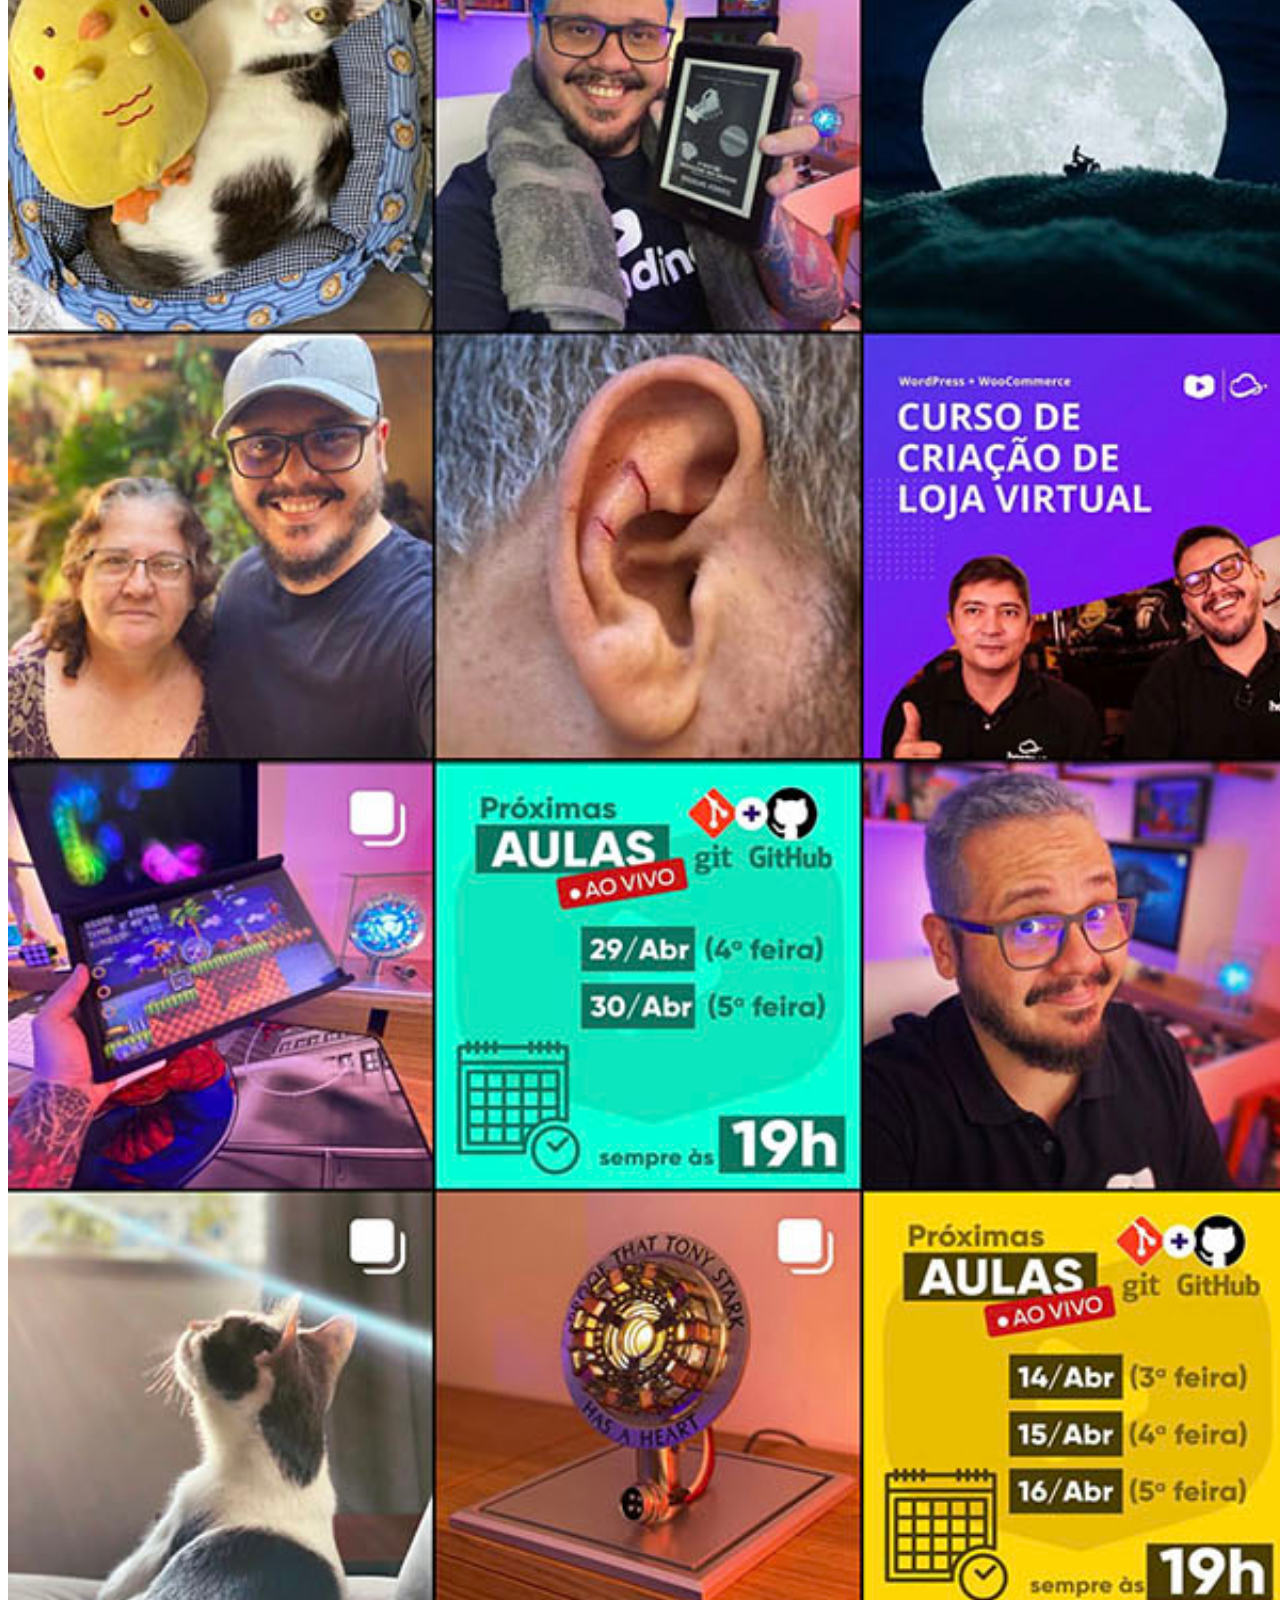
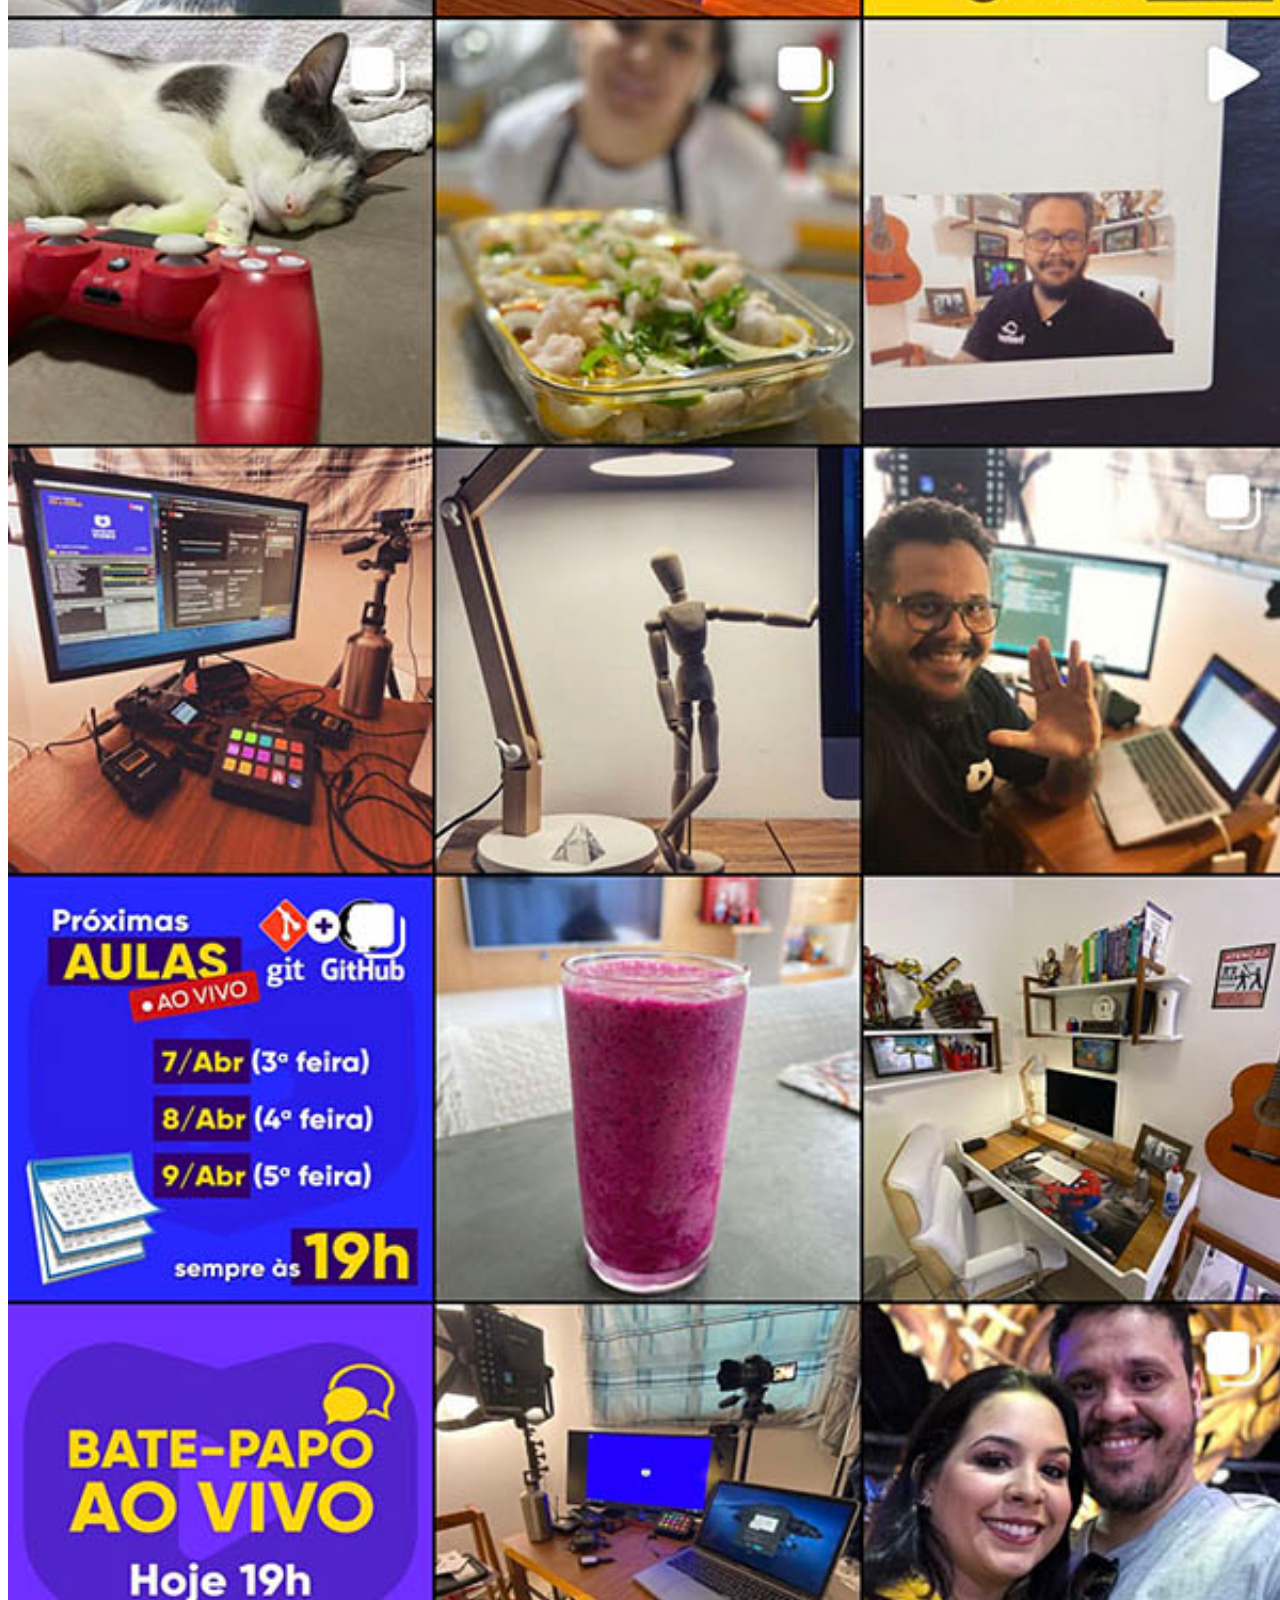
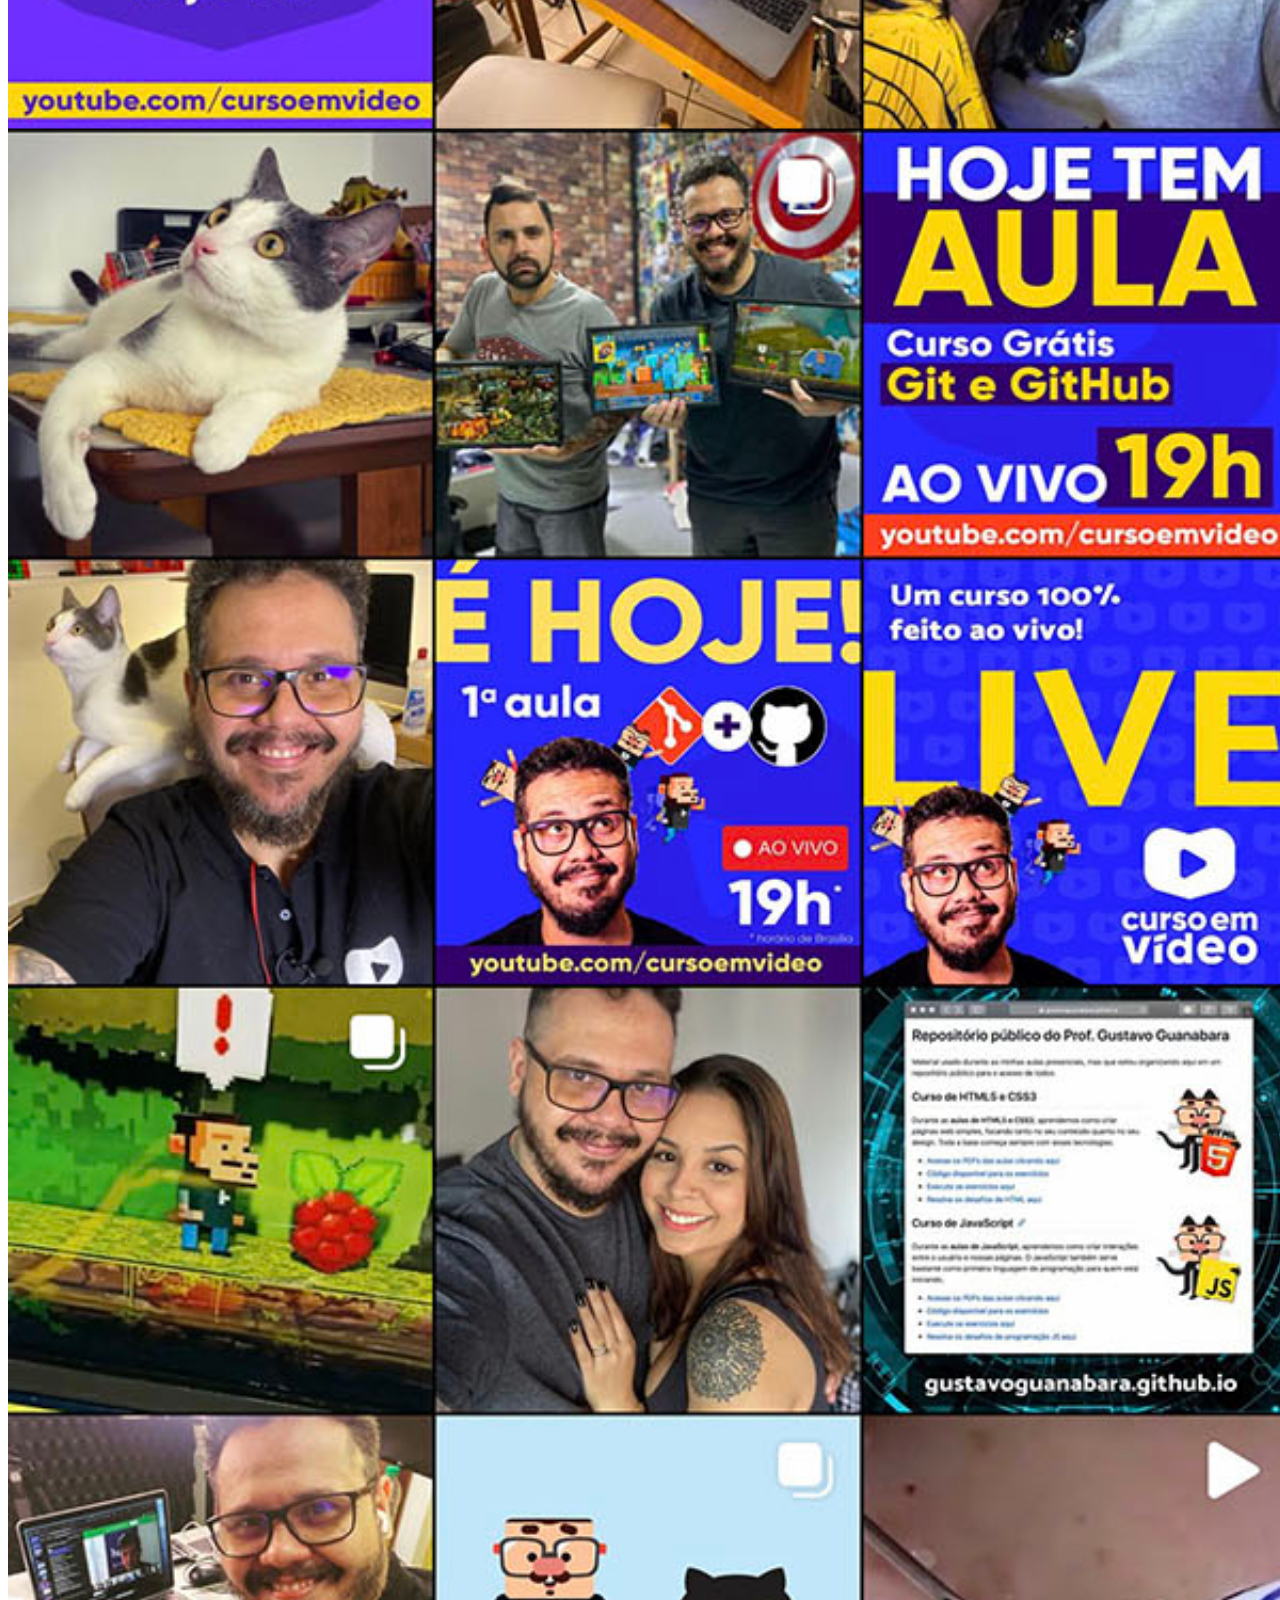
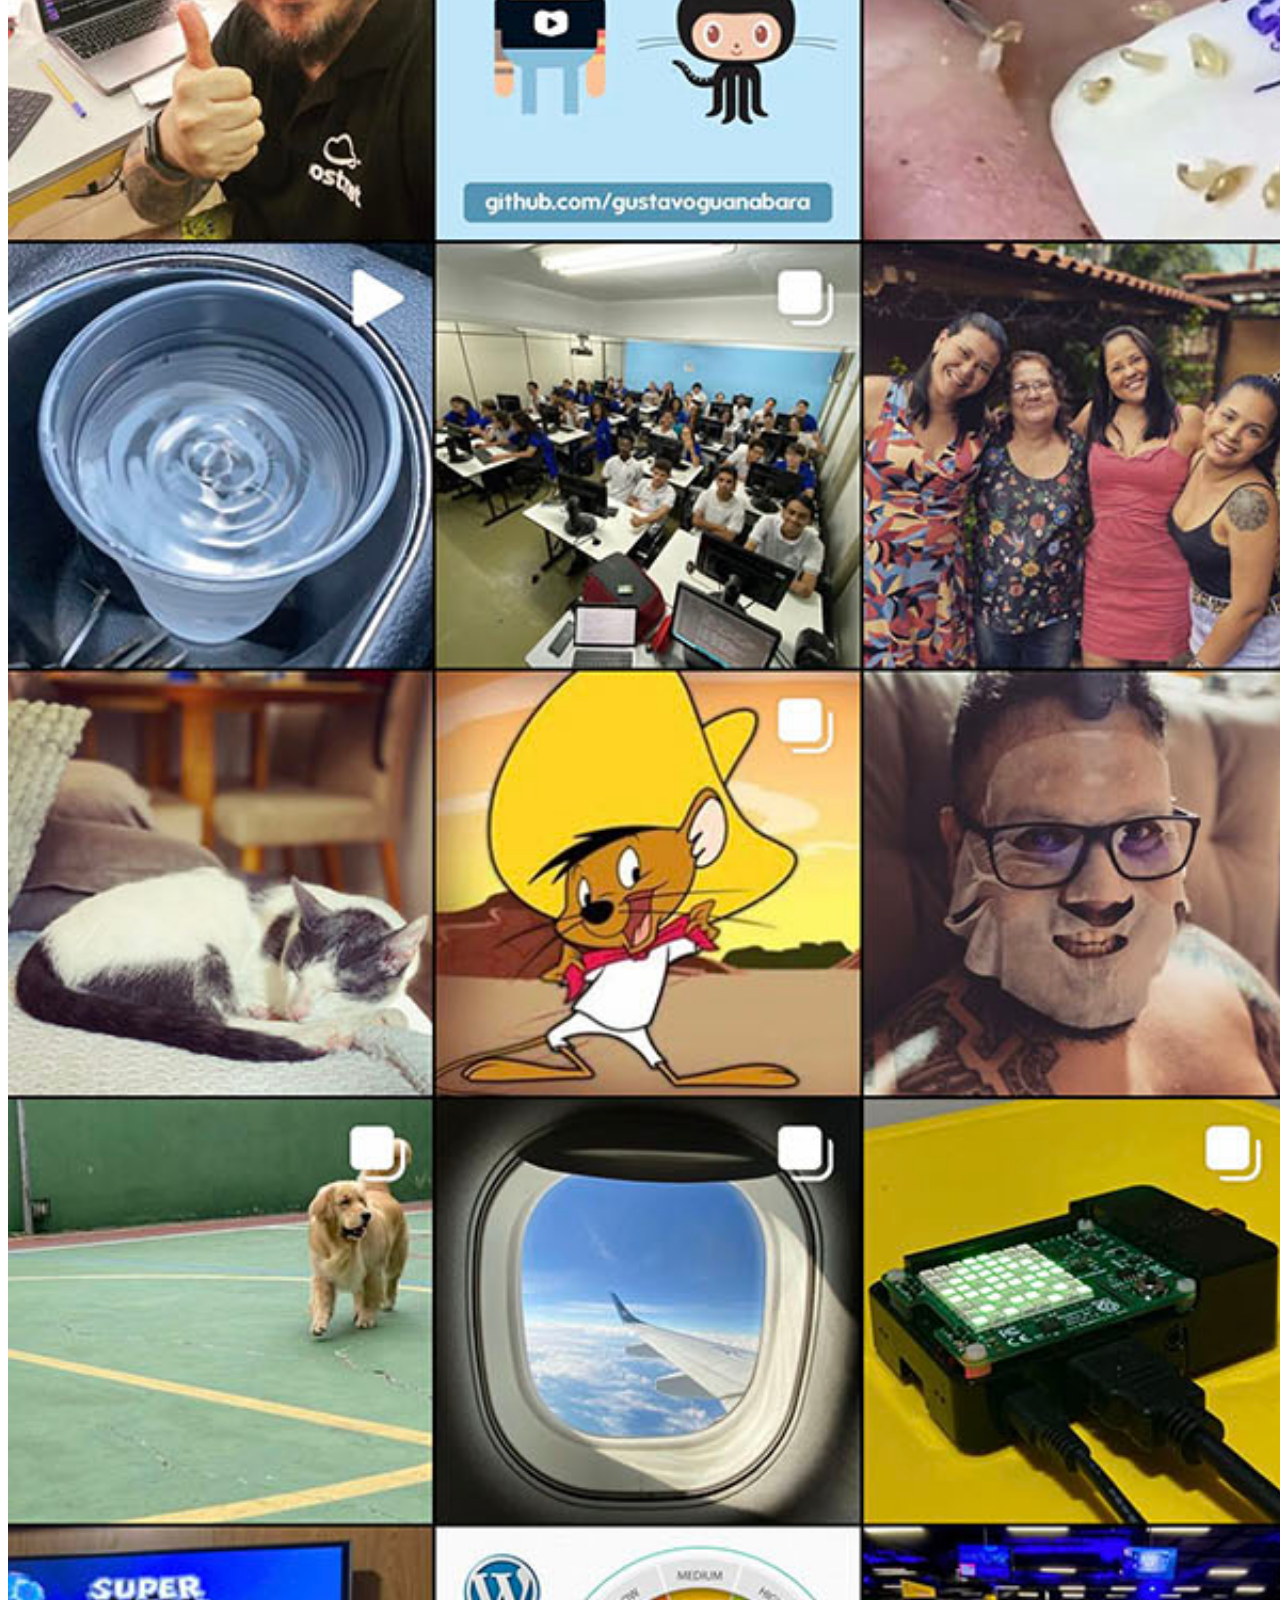
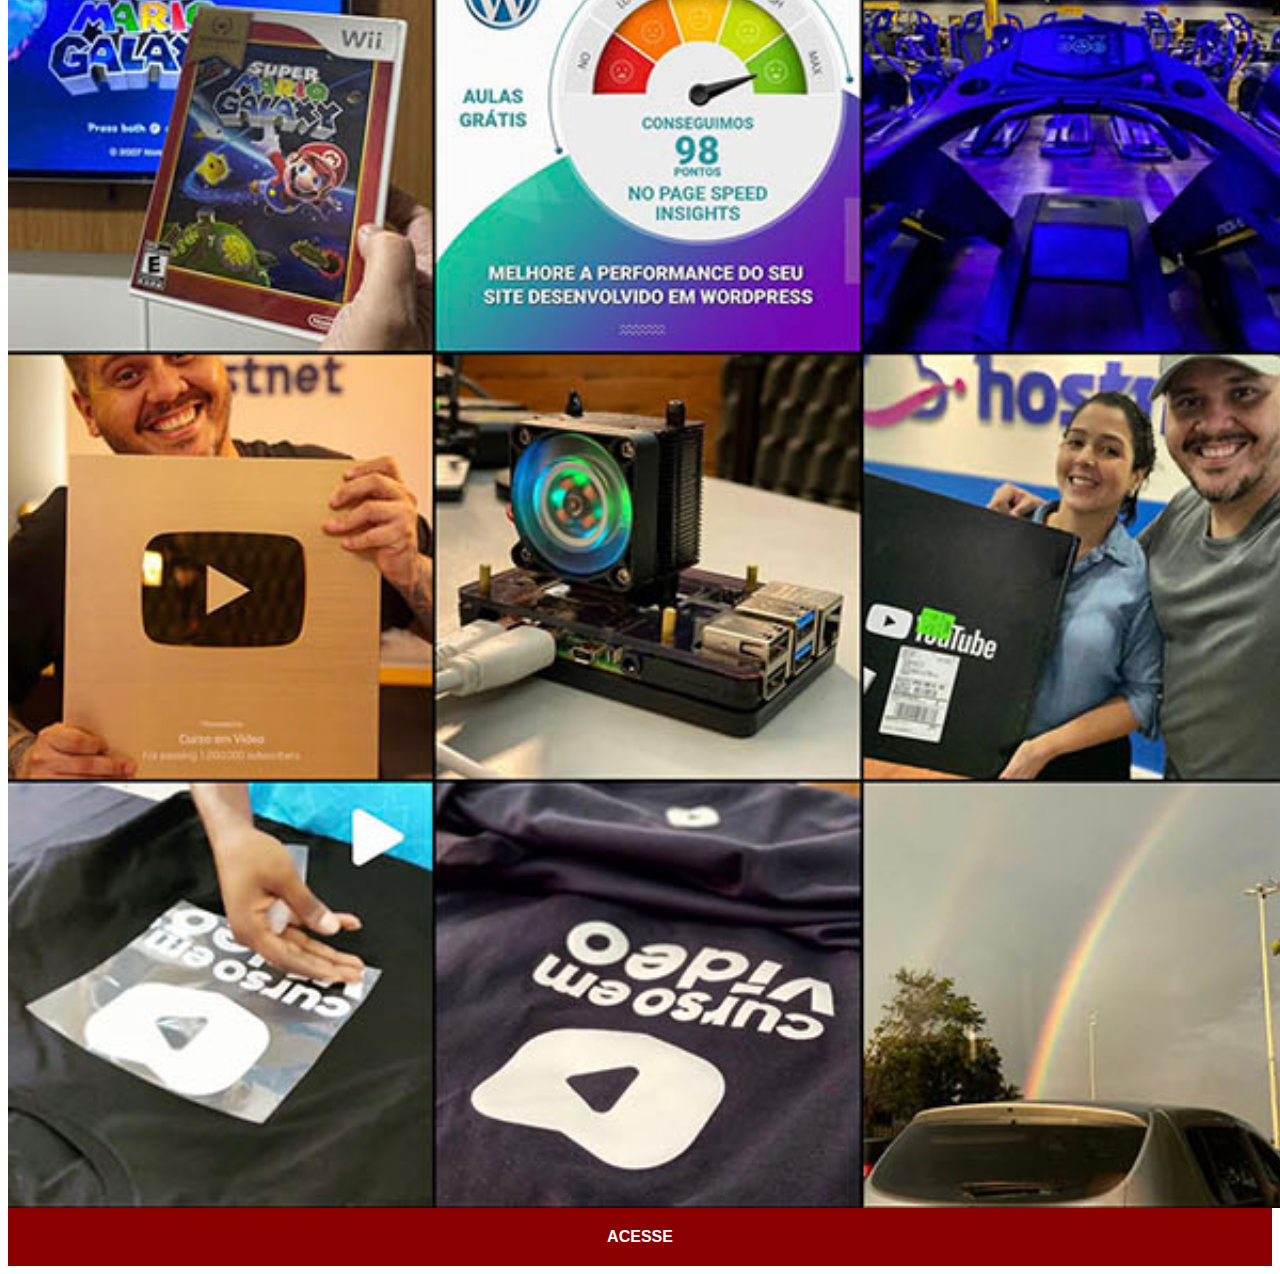
<file: instagra.html>
!DOCTYPE html>
<html lang="en">
<head>
    <meta charset="UTF-8">
    <meta http-equiv="X-UA-Compatible" content="IE=edge">
    <meta name="viewport" content="width=device-width, initial-scale=1.0">
    <link rel="stylesheet" href="estilo/social.css">
    <title>instagran</title>
   
</head>
<body>
    <img src="imagens/tela-instagram.jpg" alt="instagram">
    <a href="https://www.instagram.com/gustavoguanabara/" target="_blank">ACESSE</a>
</body>
</html>
</file>
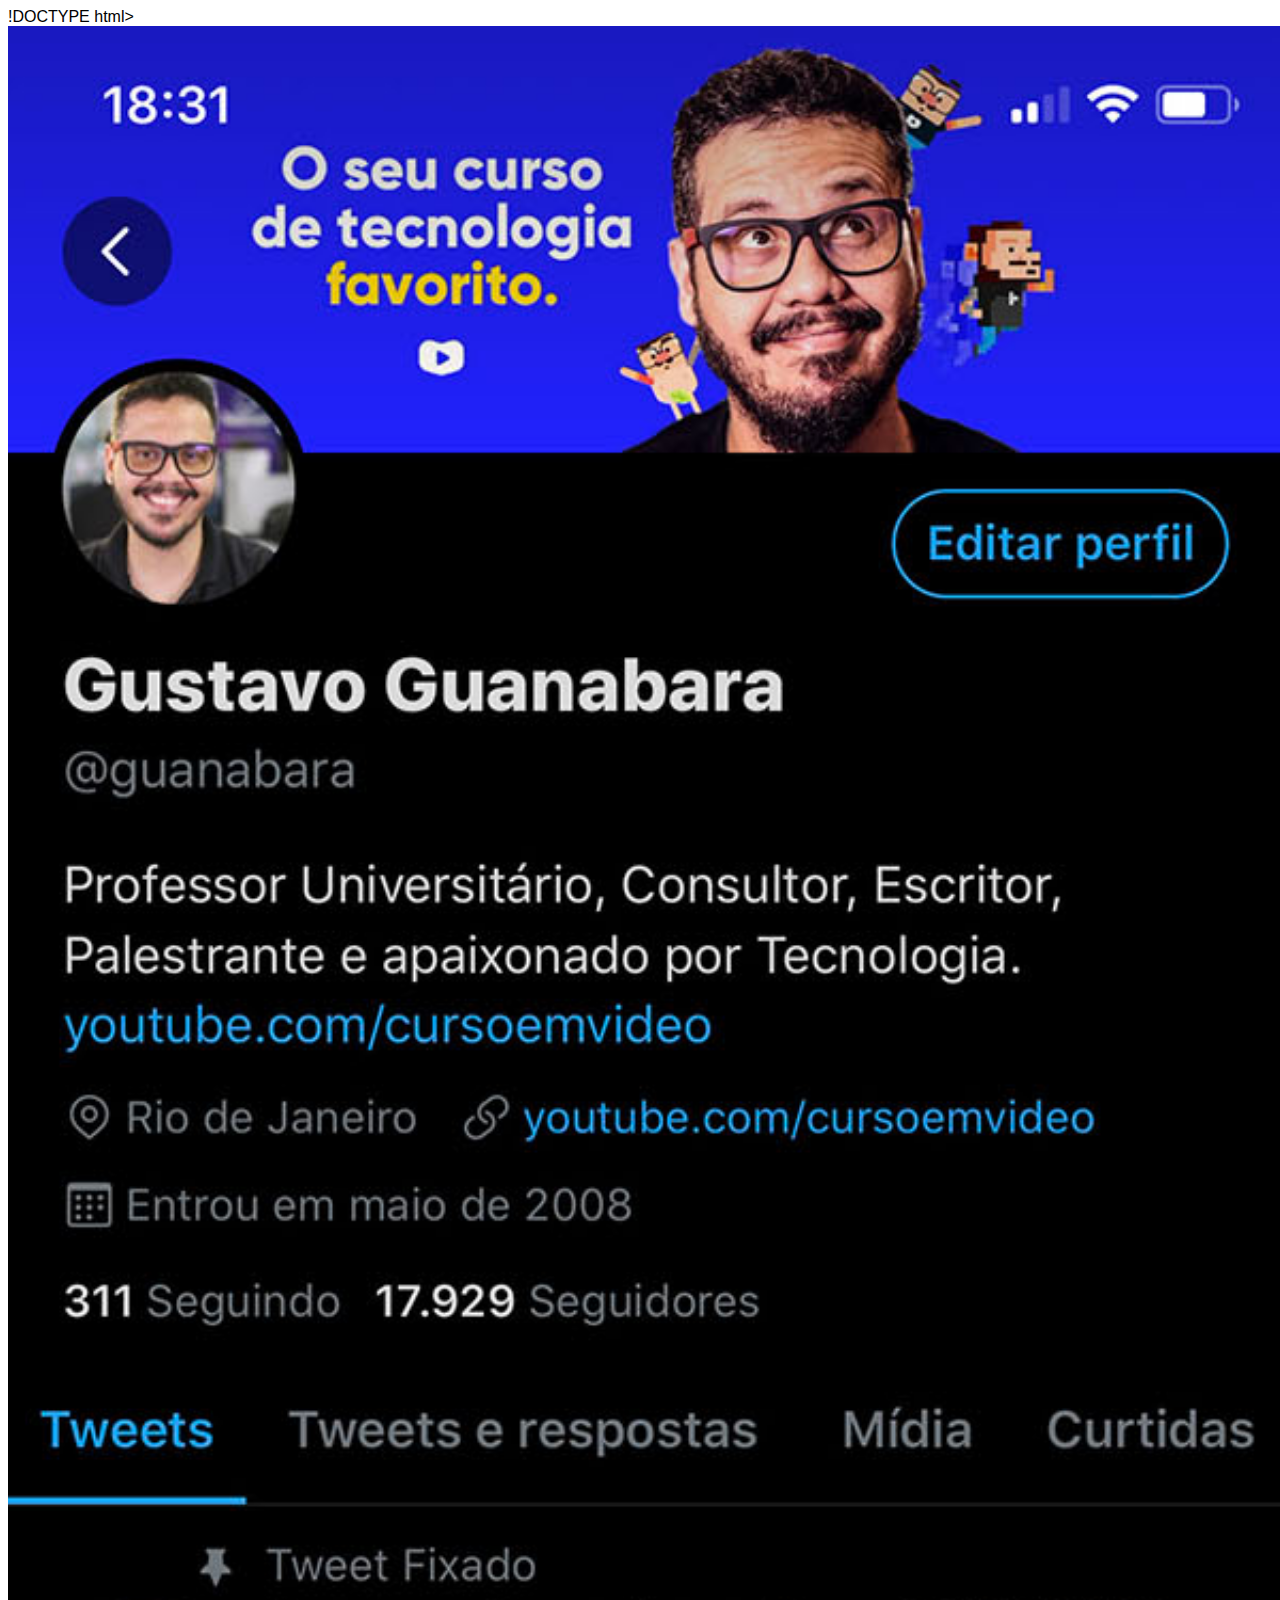
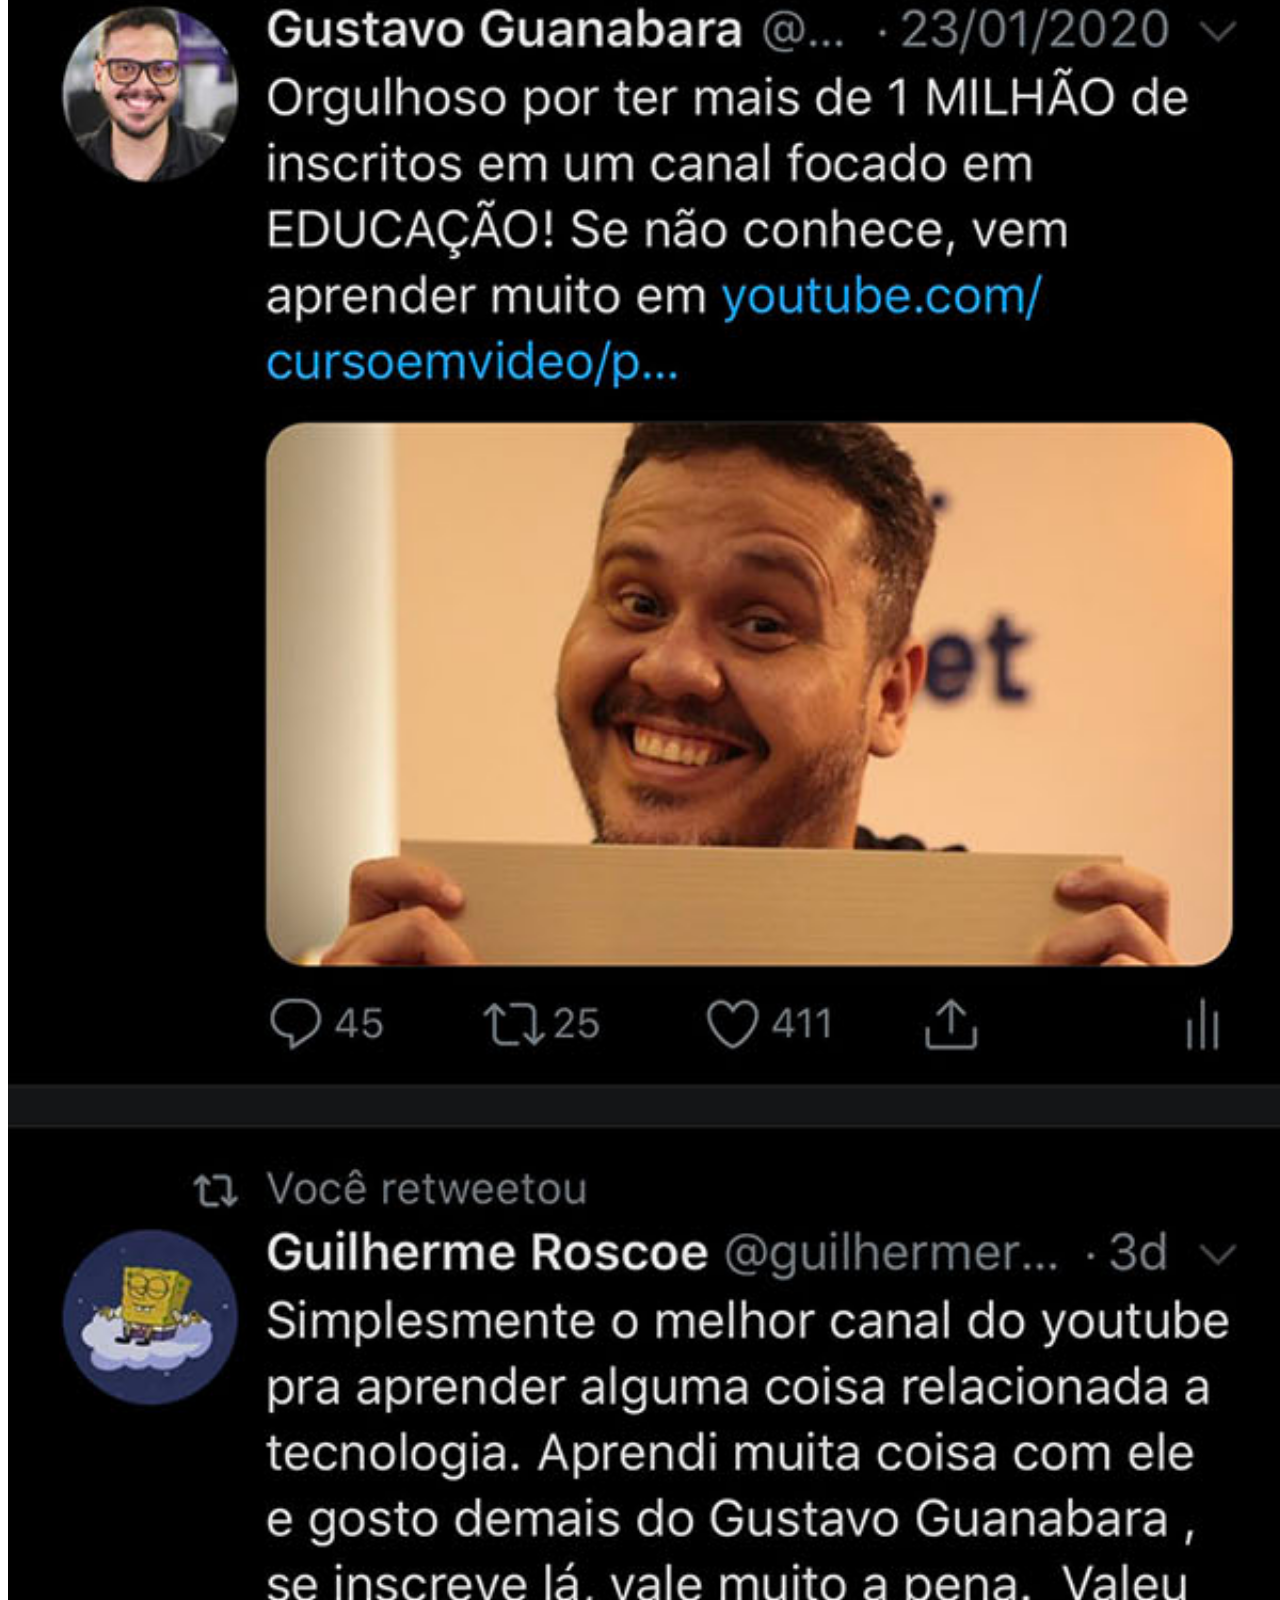
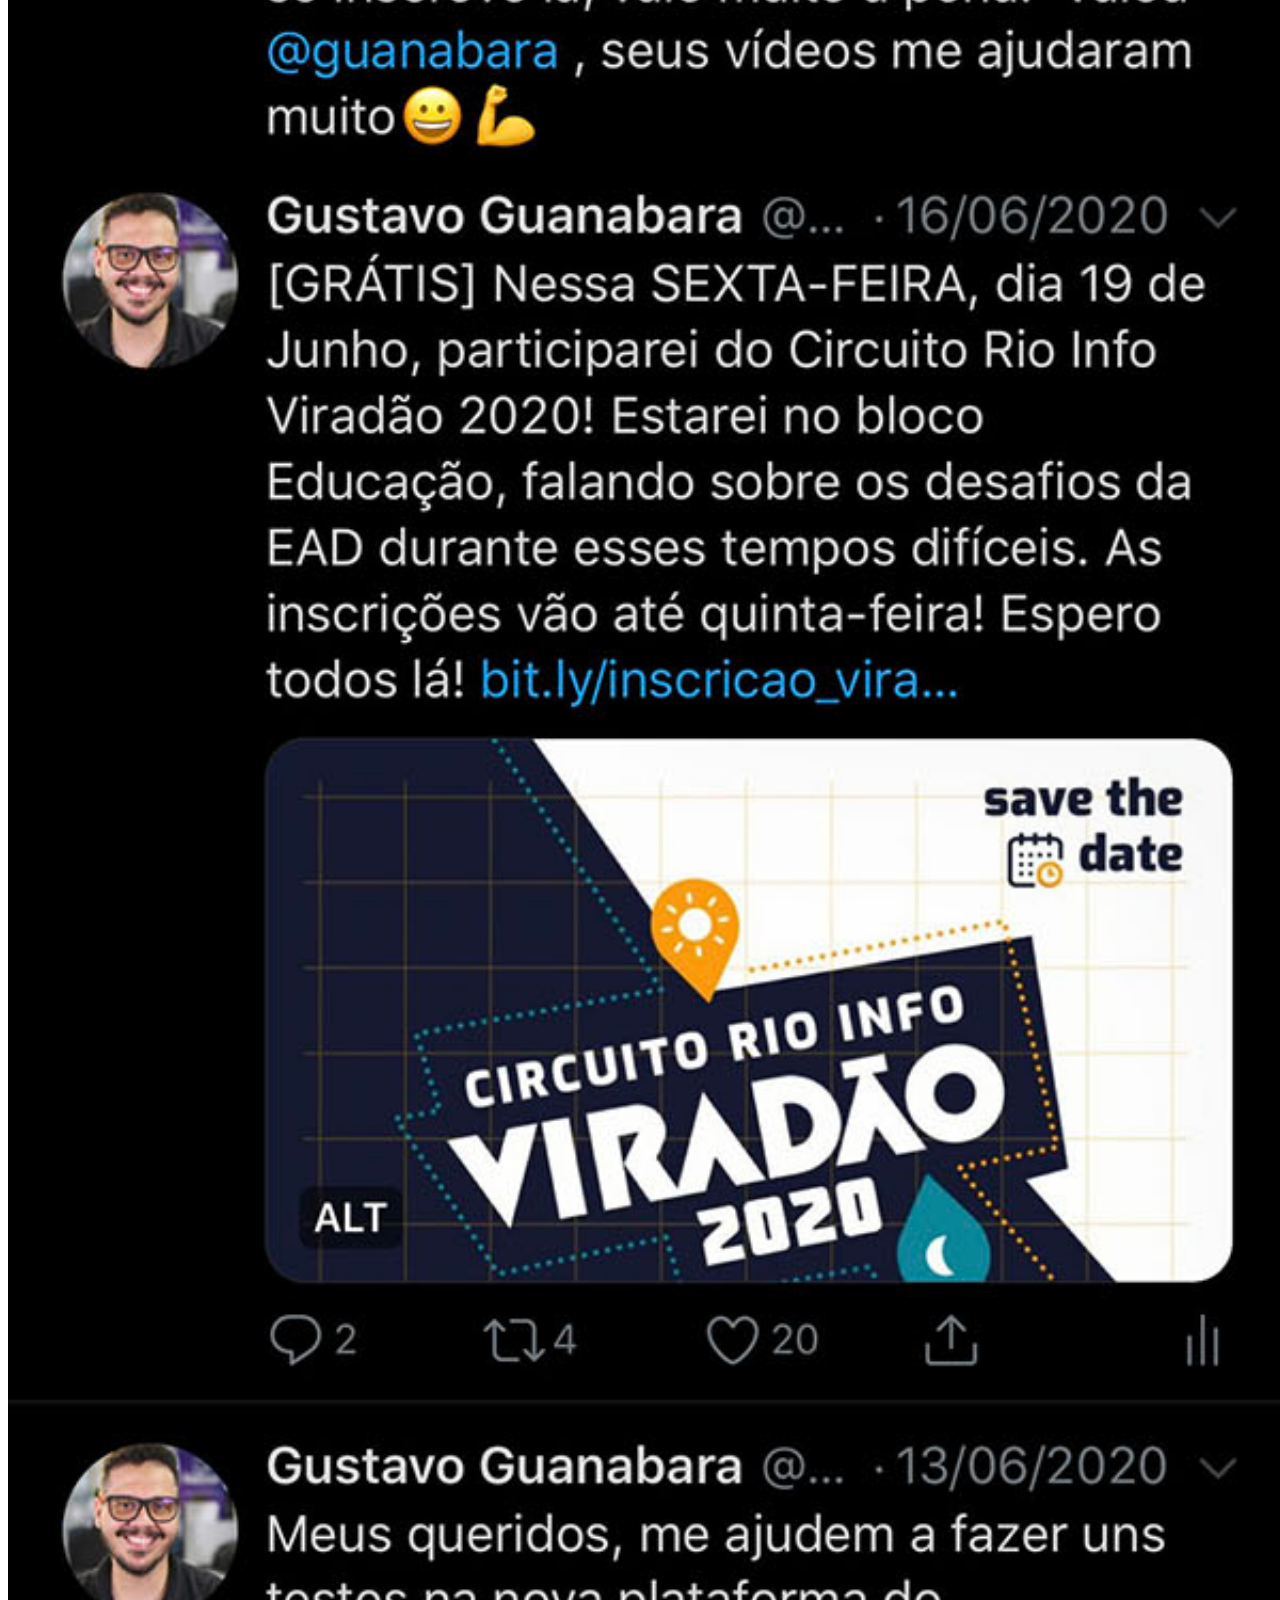
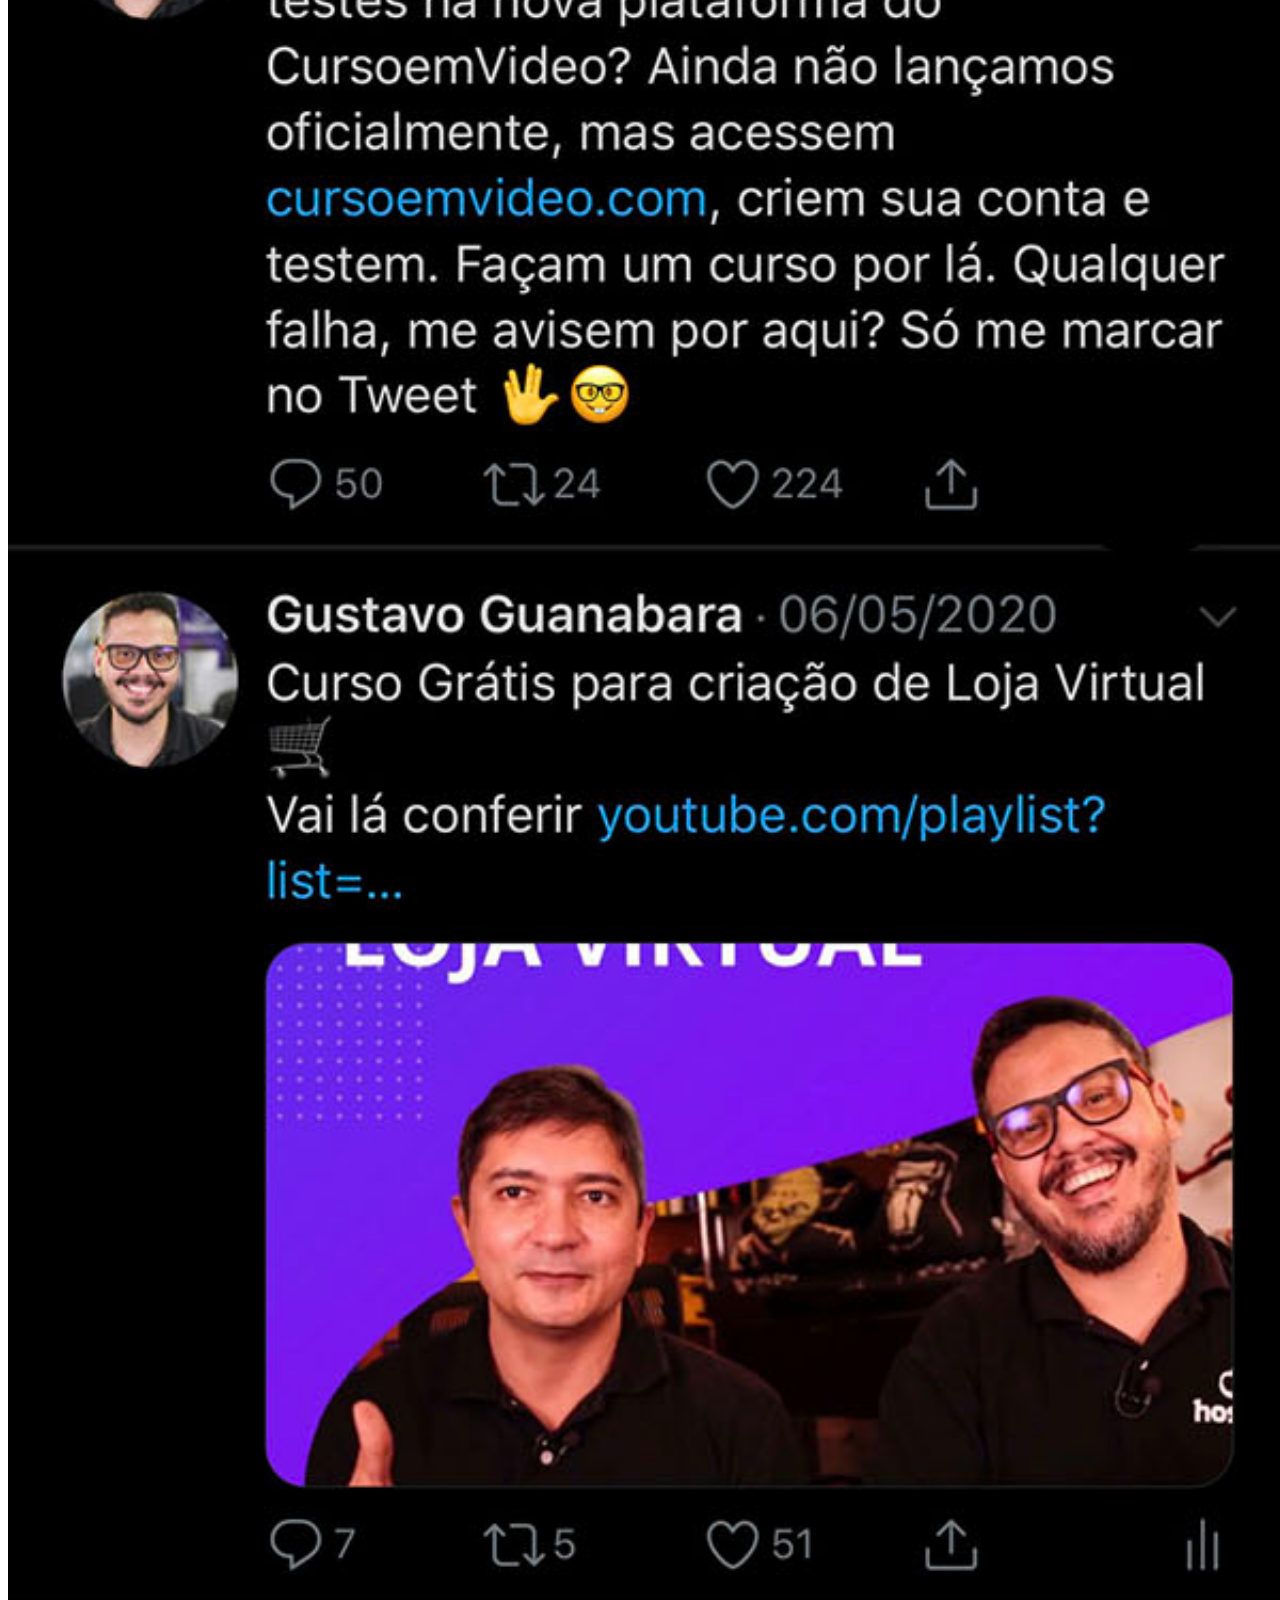
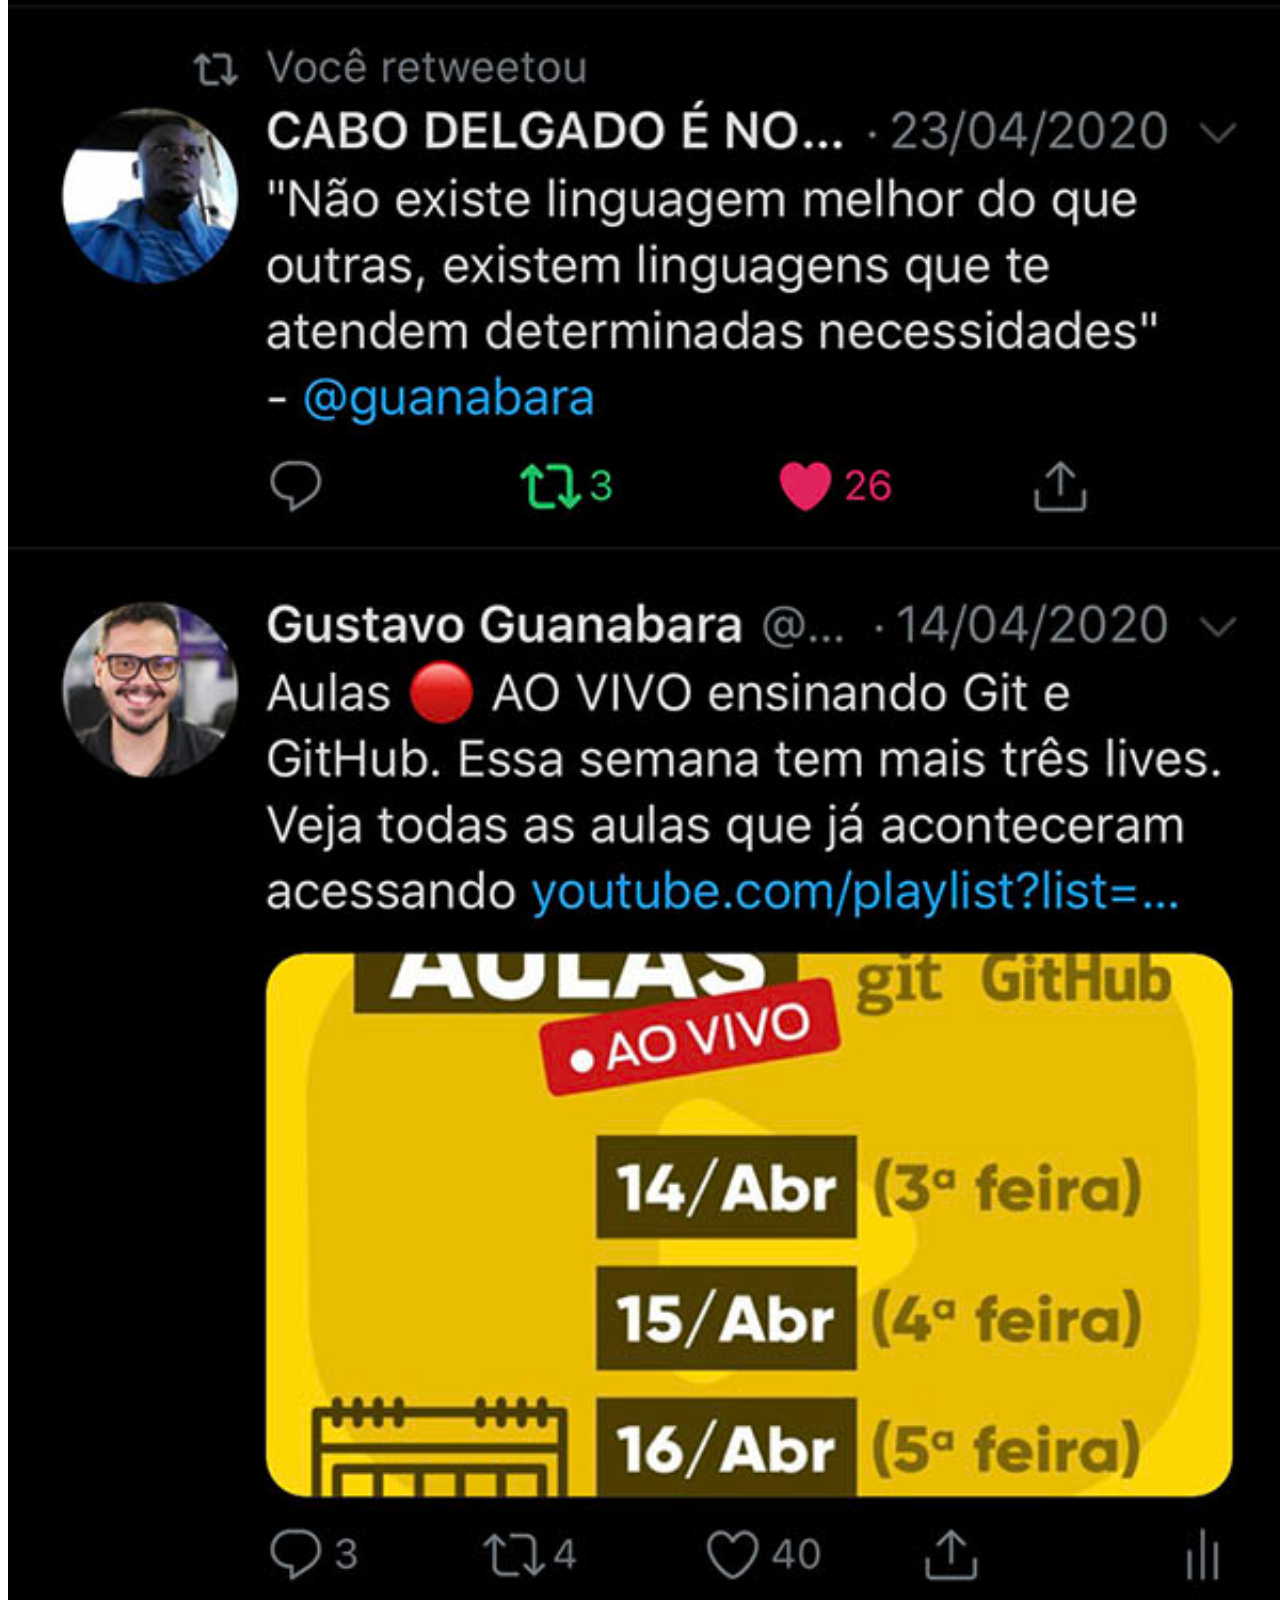
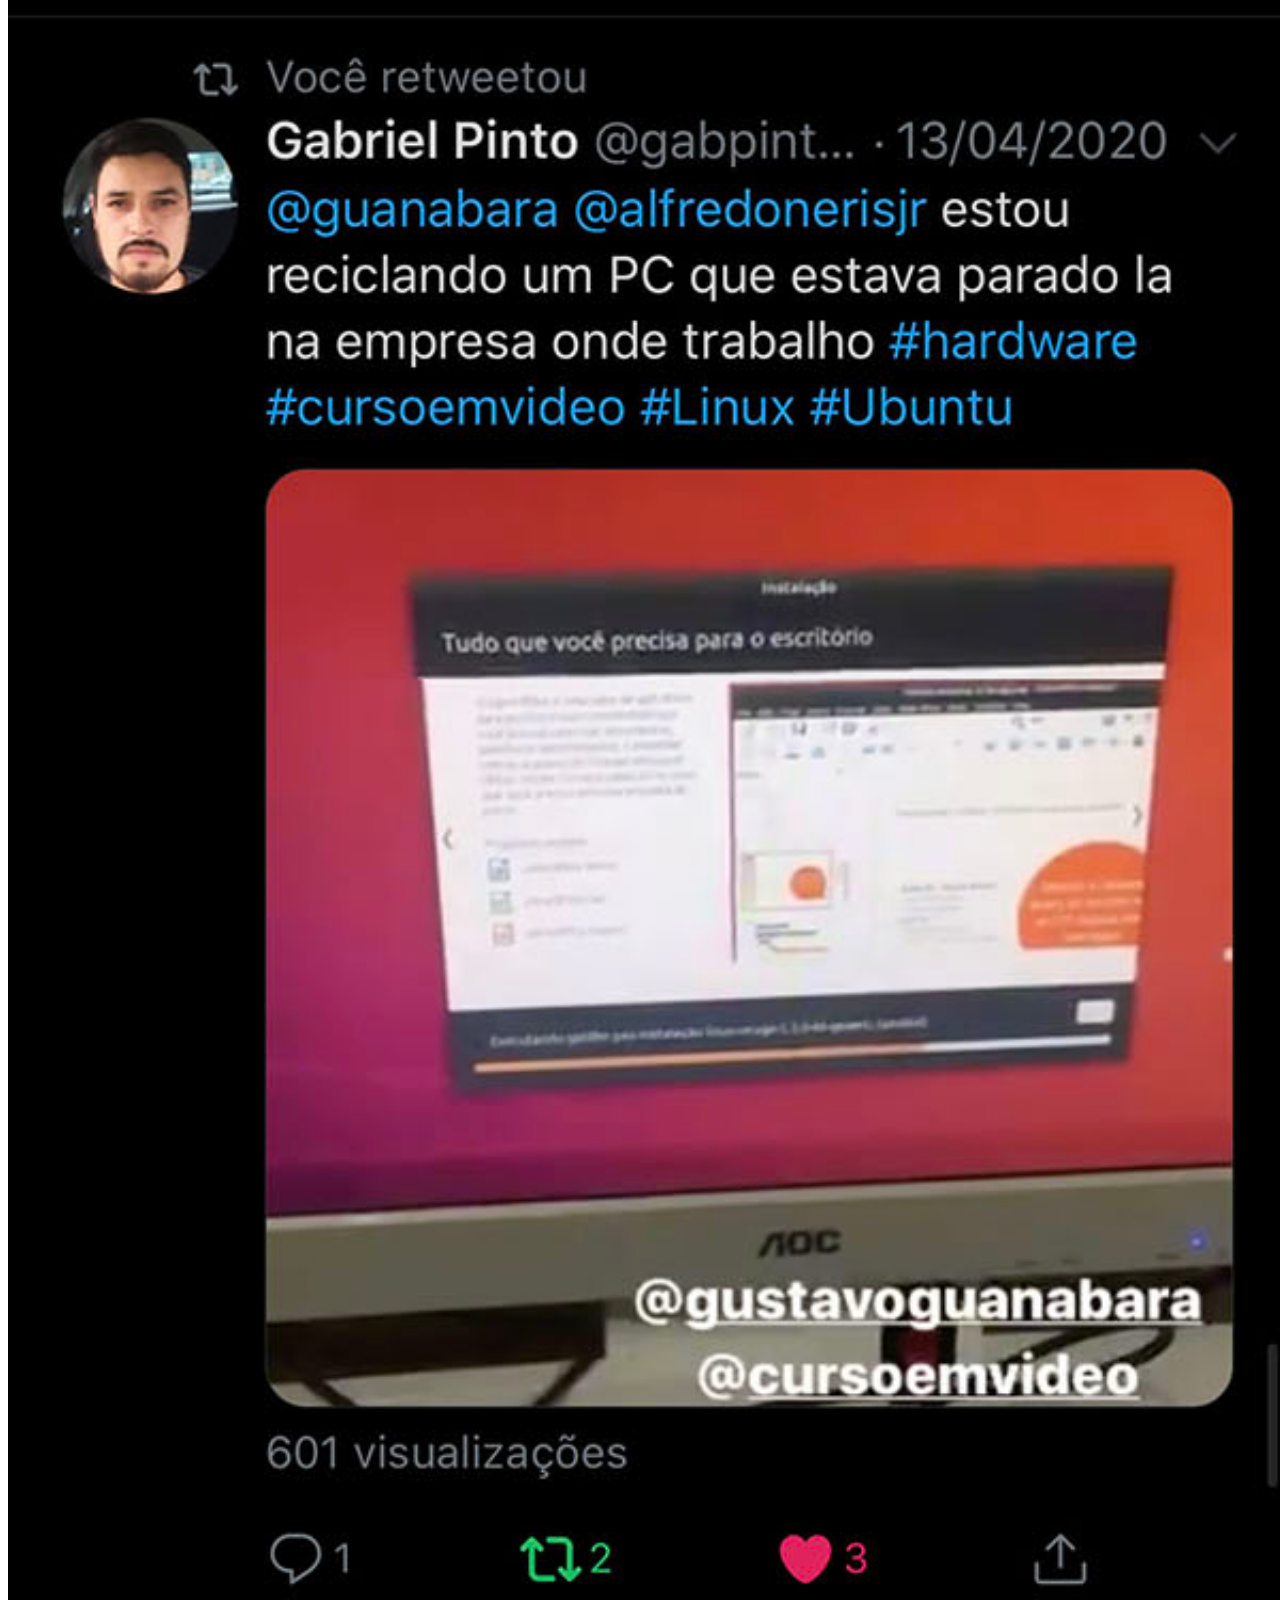
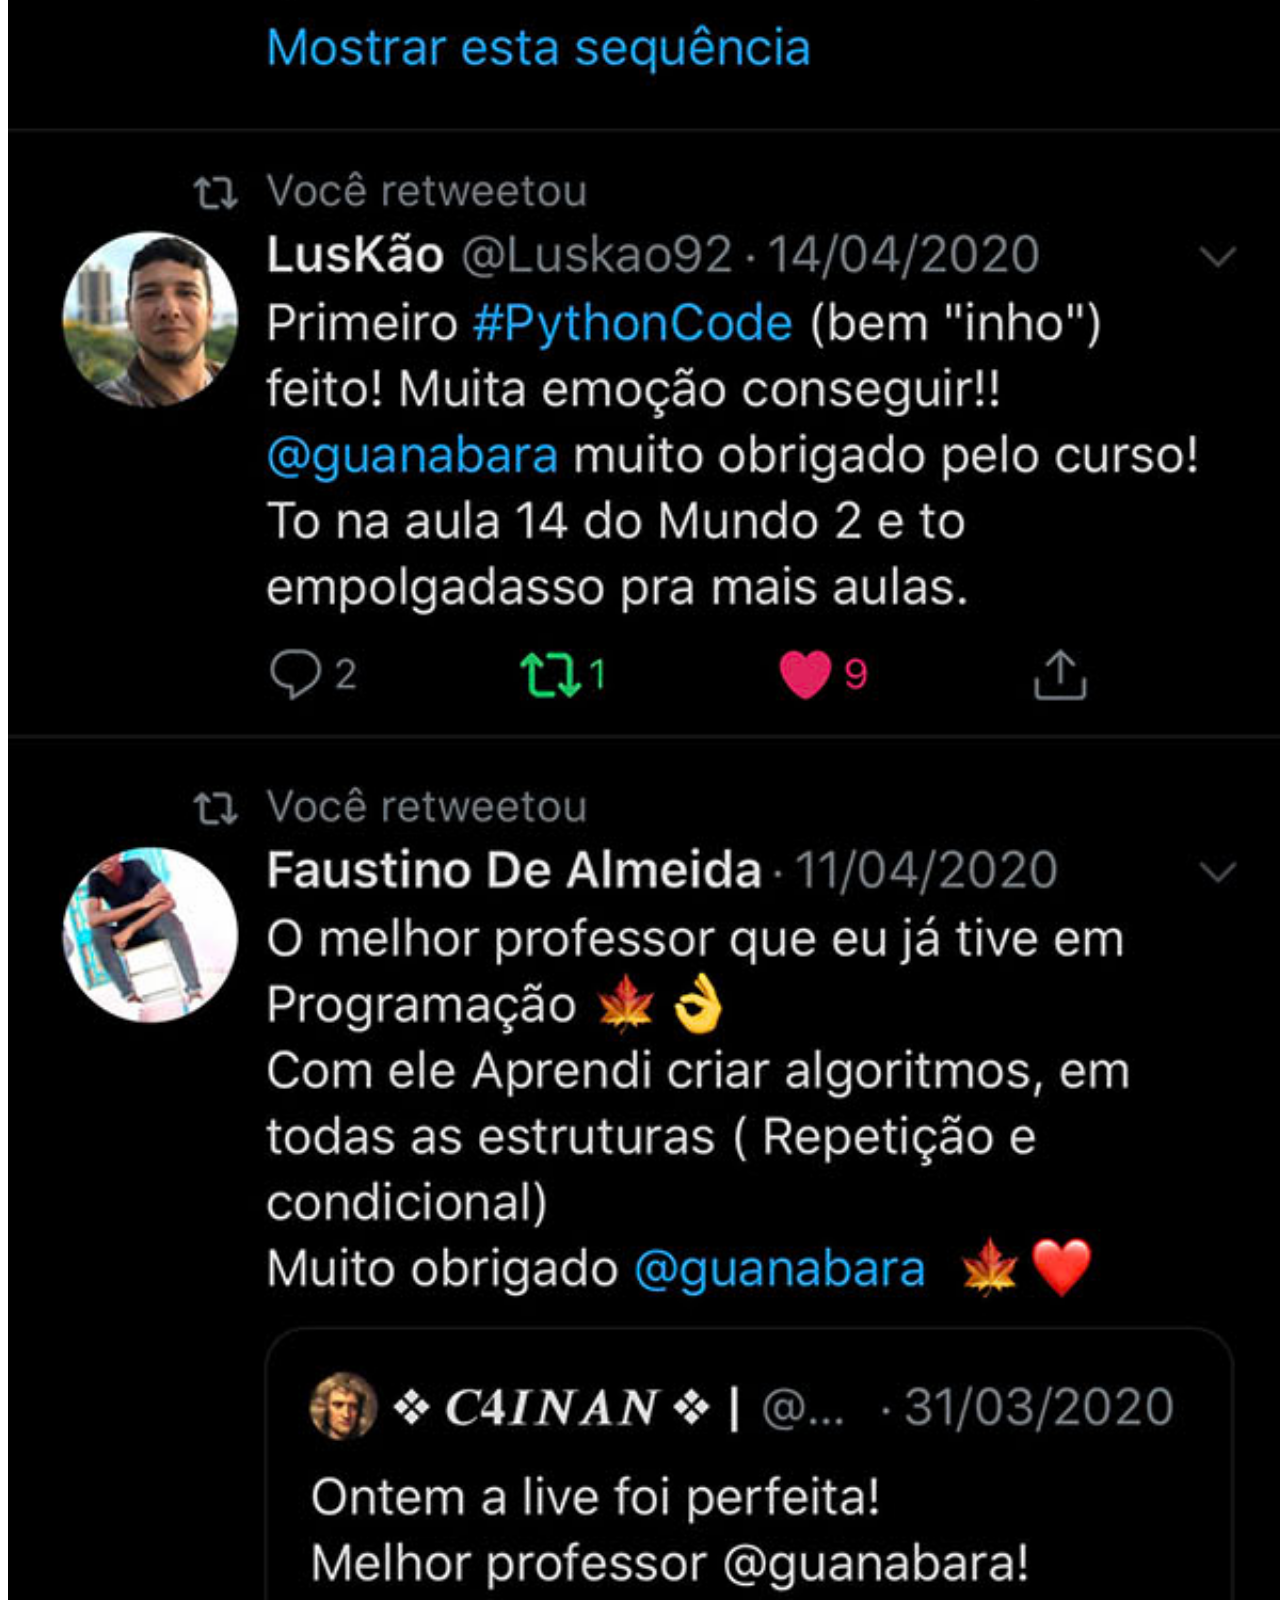
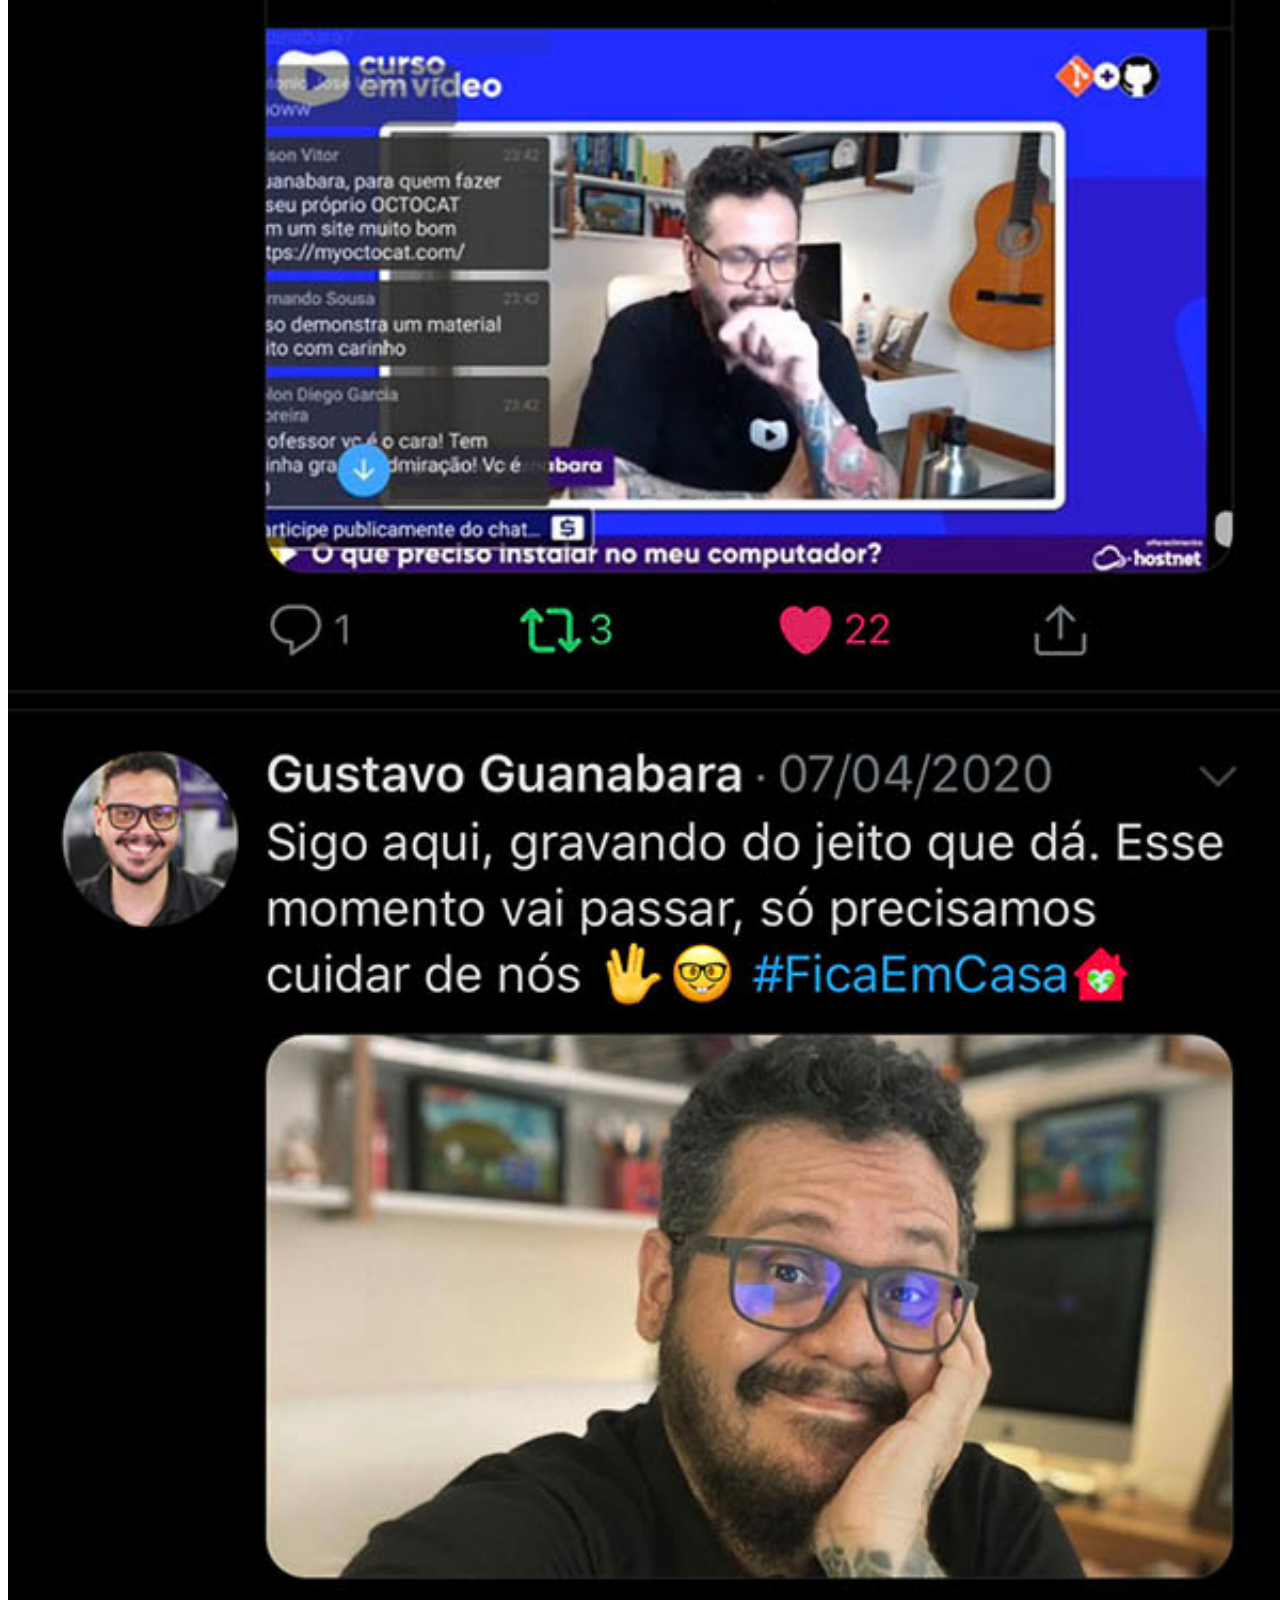
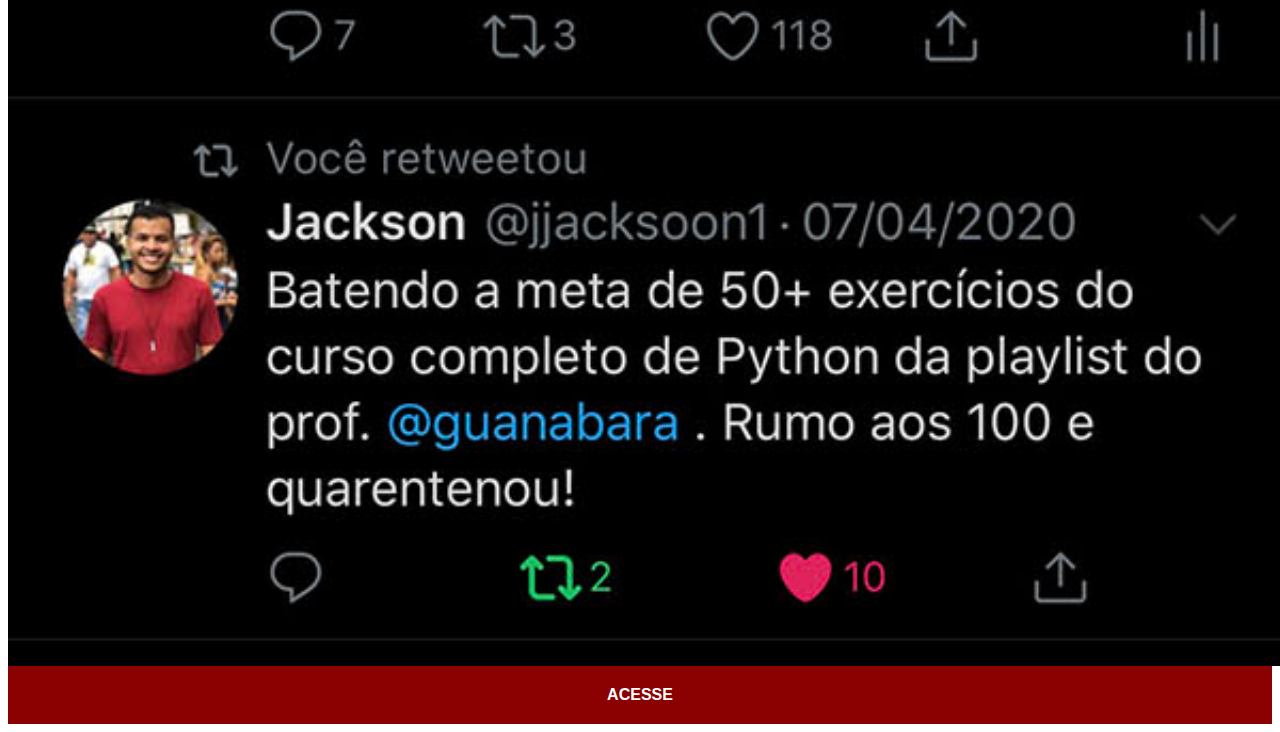
<file: twiter.html>
!DOCTYPE html>
<html lang="en">
<head>
    <meta charset="UTF-8">
    <meta http-equiv="X-UA-Compatible" content="IE=edge">
    <meta name="viewport" content="width=device-width, initial-scale=1.0">
    <link rel="stylesheet" href="estilo/social.css">
    <title>youtube</title>
   
</head>
<body>
    <img src="imagens/tela-twitter.jpg" alt="youtube">
    <a href="https://twitter.com/guanabara" target="_blank">ACESSE</a>
</body>
</html>
</file>
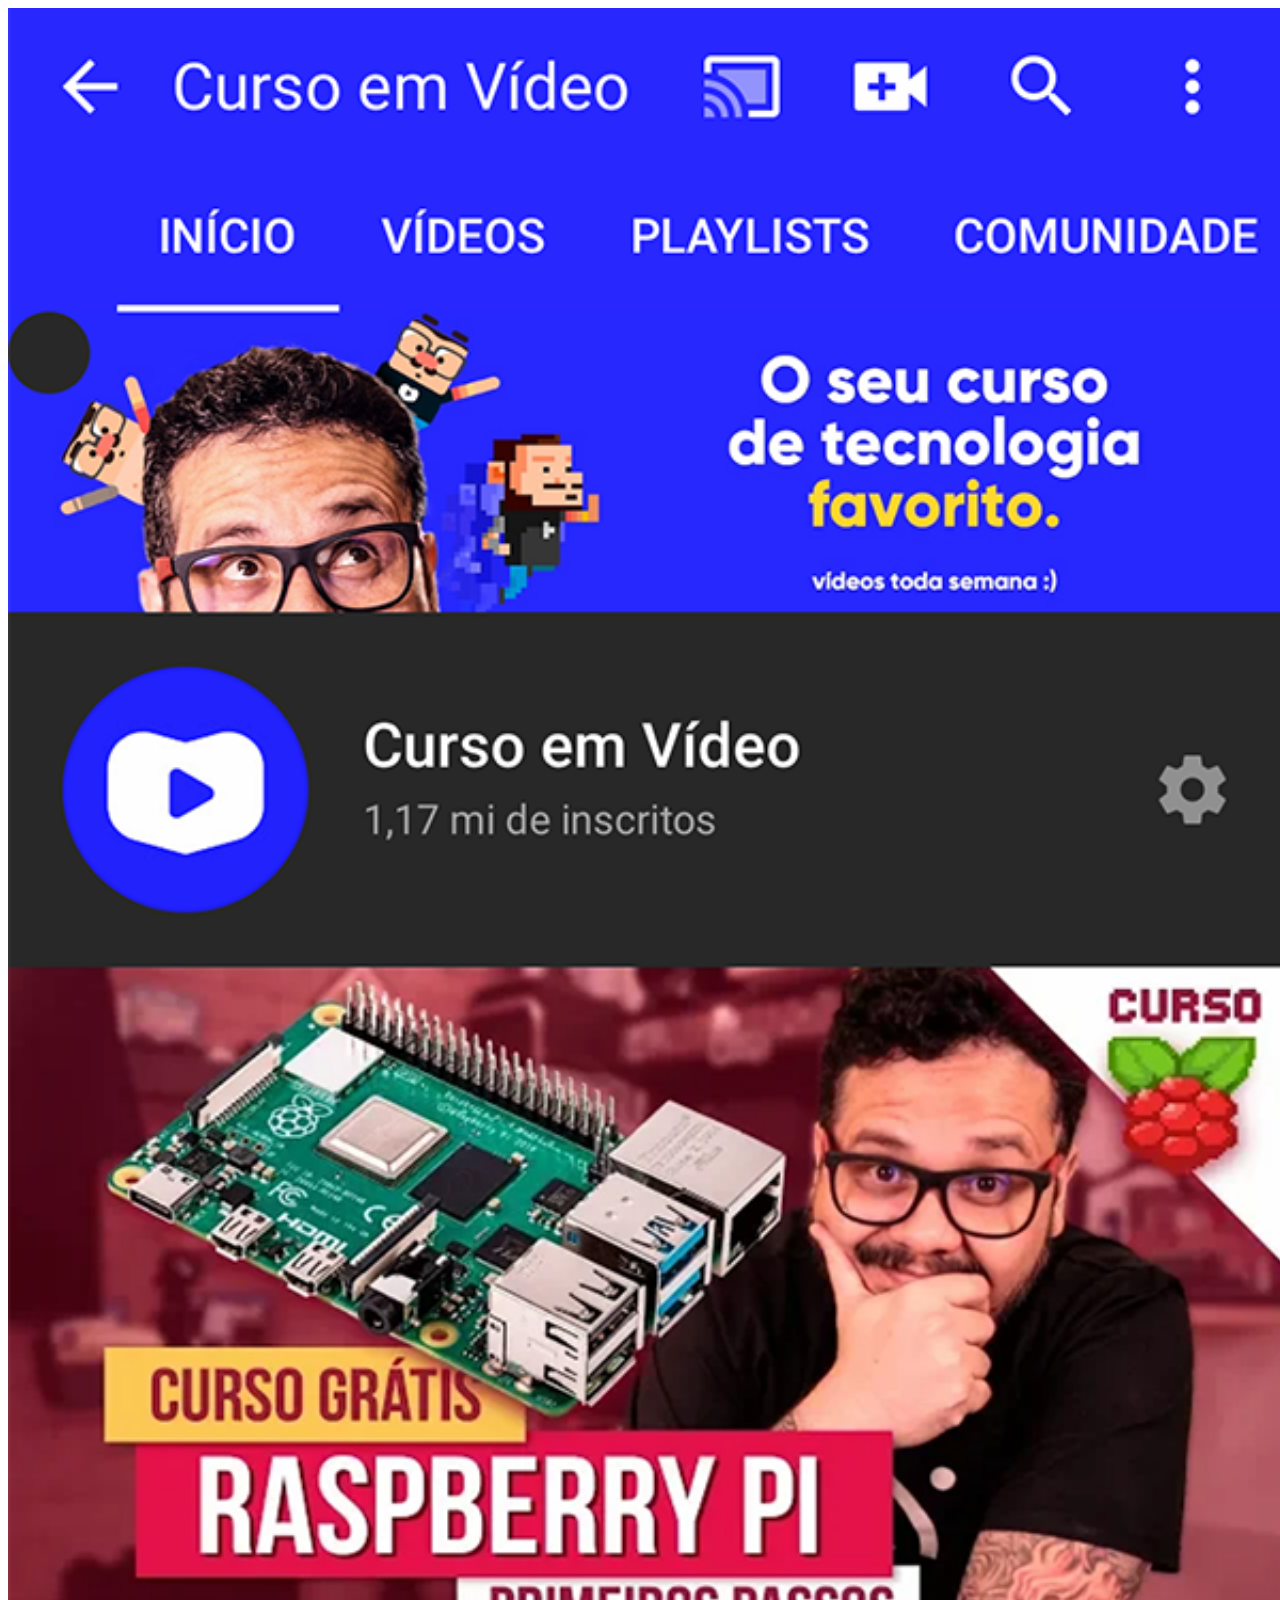
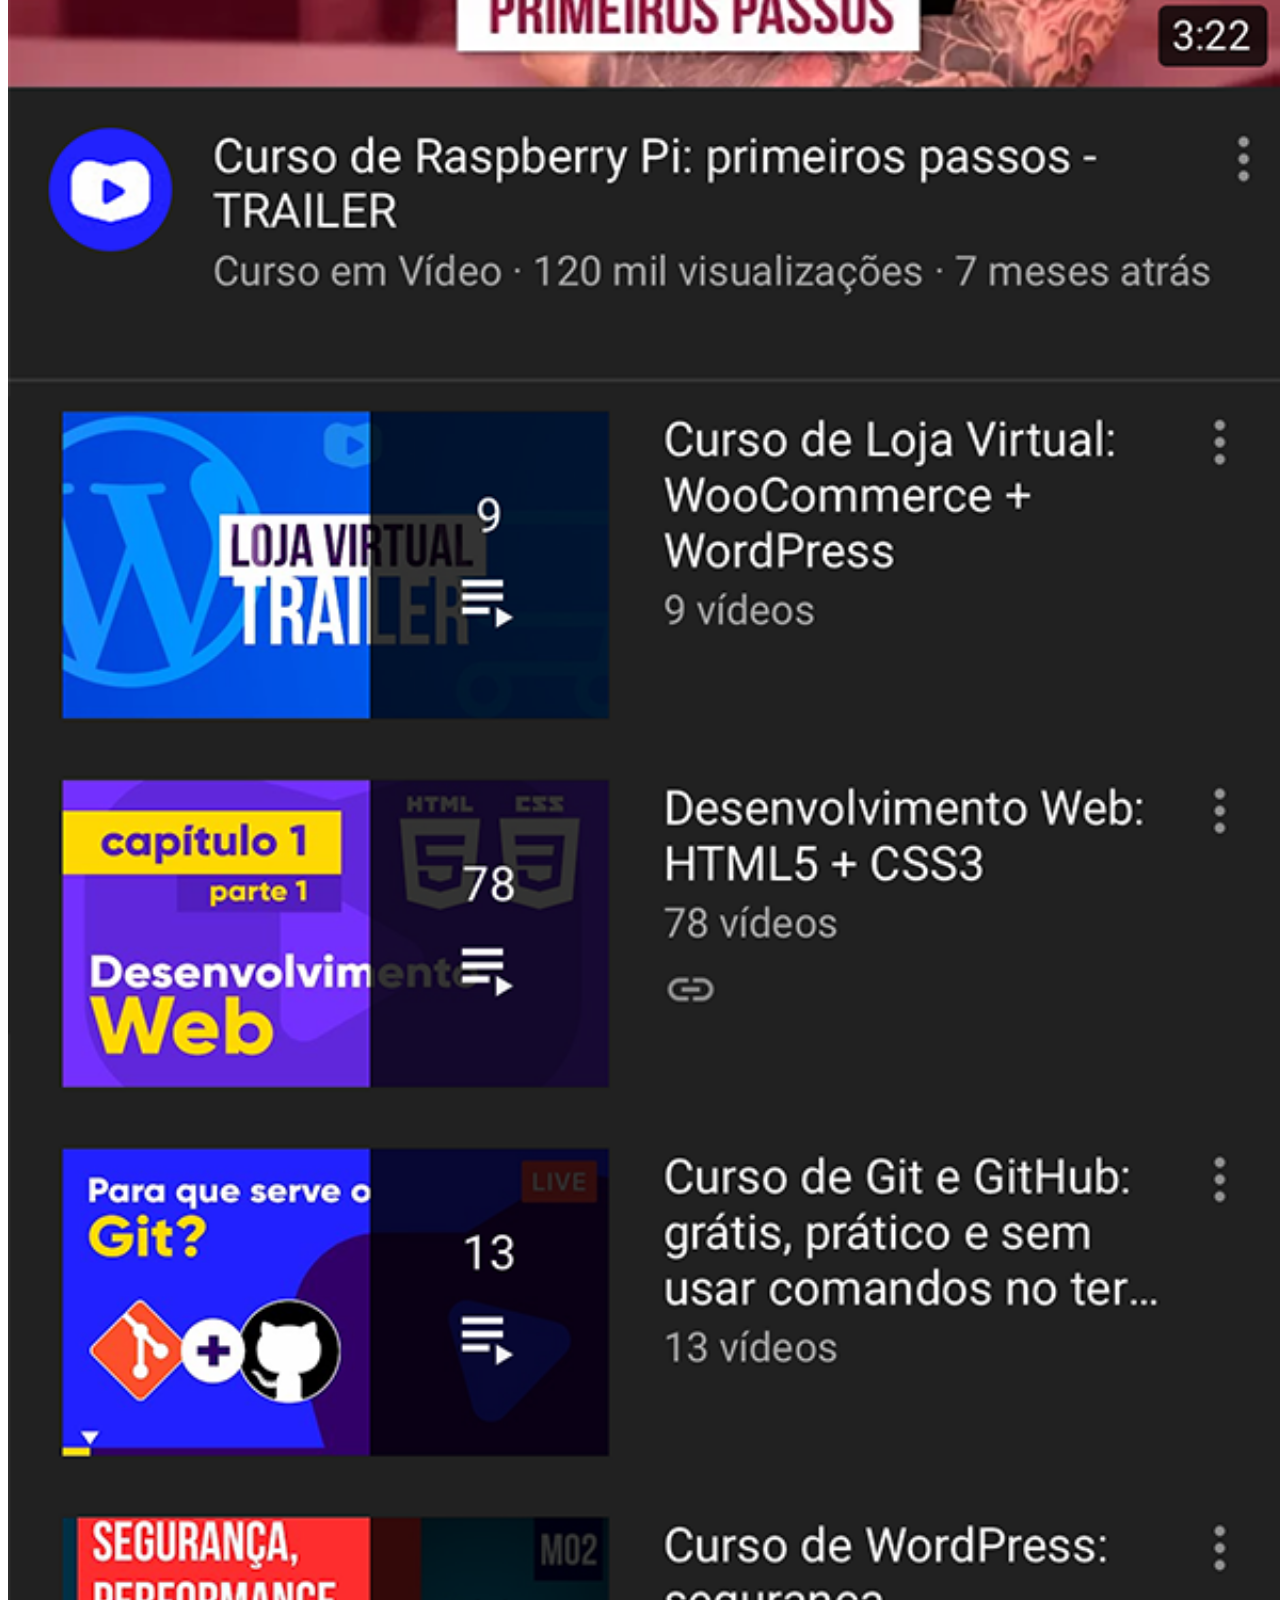
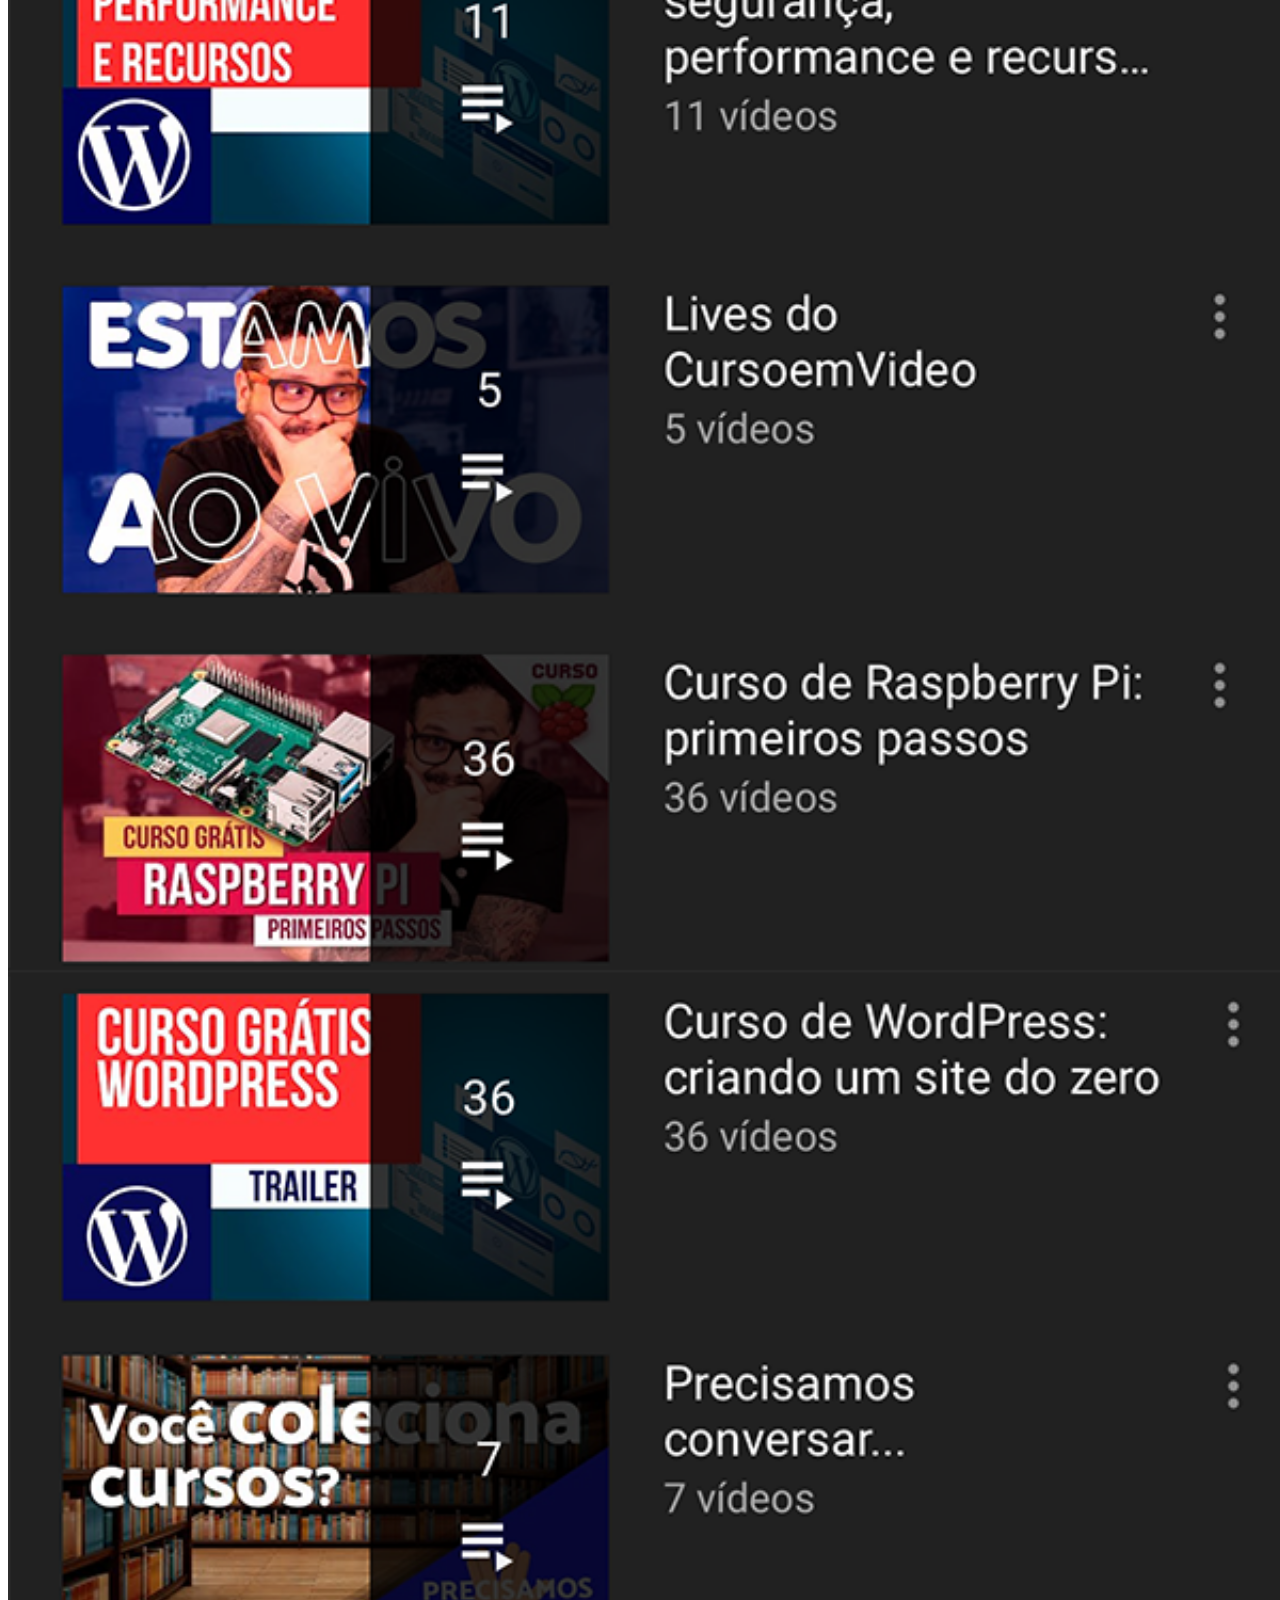
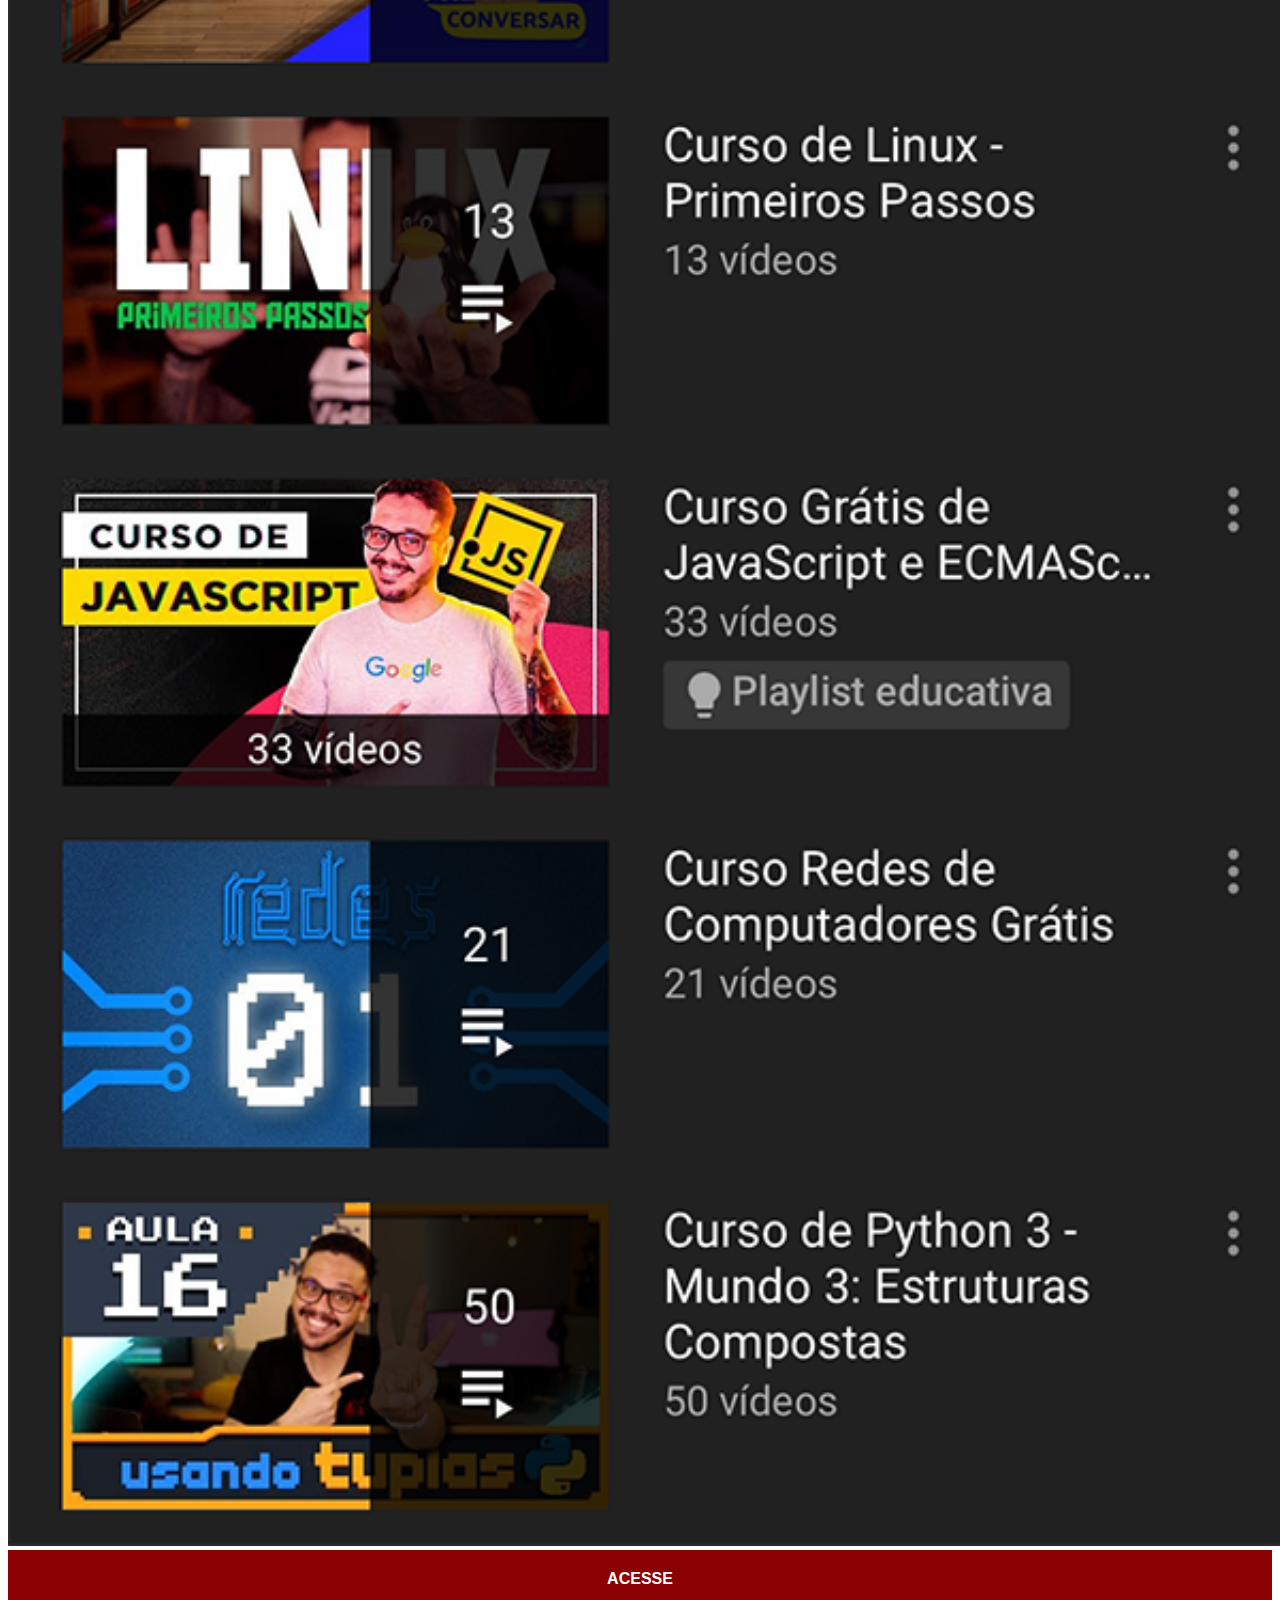
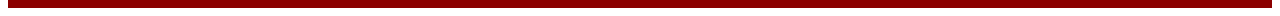
<file: youtube.html>
<!DOCTYPE html>
<html lang="en">
<head>
    <meta charset="UTF-8">
    <meta http-equiv="X-UA-Compatible" content="IE=edge">
    <meta name="viewport" content="width=device-width, initial-scale=1.0">
    <link rel="stylesheet" href="estilo/social.css">
    <title>youtube</title>
   
</head>
<body>
    <img src="imagens/tela-youtube.png" alt="youtube">
    <a href="https://www.youtube.com/@CursoemVideo" target="_blank">ACESSE</a>
</body>
</html>
</file>
<file: estilo/style.css>
@charset "utf-8";

*{
    margin: 0px;
    padding: 0px;
    font-family: Arial, Helvetica, sans-serif;

}
html,body{
    height: 100vh;
    width: 100vw;
    background-color: rgba(0, 0,0, 0.7);
}
body{
    background: url('/imagens/fundo-madeira.jpg')
    no-repeat top center;

    background-size: cover;
    background-attachment: fixed;
}

main{
    height: 100vh;
    position: relative;
   
}
section#telefone{
    position: absolute;
    height: 627px;
    width: 311px;
    
    top: 50%;
    left: 50%;
    transform: translate(-50%,-50%);
    background: url('/imagens/frame-iphone.png')no-repeat;
    ;
}
    iframe#tela{
        position: relative;
        top: 80px;
        left: 20px;
        width: 270px;
        height: 471px;

    }
    section#rede-social{
        text-align: right;

    }
    section#rede-social img{
        width: 50px;
        margin: 10px;
       
        border-radius: 50%;
        box-shadow: 2px 2px 6px rgb(46, 44, 44);
        box-sizing: border-box;
        
    }
    section#rede-social img:hover{
        border: 2px solid rgba(255, 255, 255, 0.83);
        transform: translate(-4px,-4px);
        box-shadow: 5px 5px 5px rgba(0, 0, 0, 0.73);
        transition: transform .3s;
    }
</file>
<file: estilo/social.css>
@charset "utf-8";
*{
    margin: OPX;
    padding: OPX;
    font-family: Arial, Helvetica, sans-serif;
}
::-webkit-scrollbar{
    width: 0px;
    height: 0px;
}
imG{
    width: 100vw;

}
a{

    display: block;
    background-color: darkred;
    color: white;
    padding: 20px;
    text-align: center;
   font-weight: bolder;
   text-decoration: none;
}
</file>
